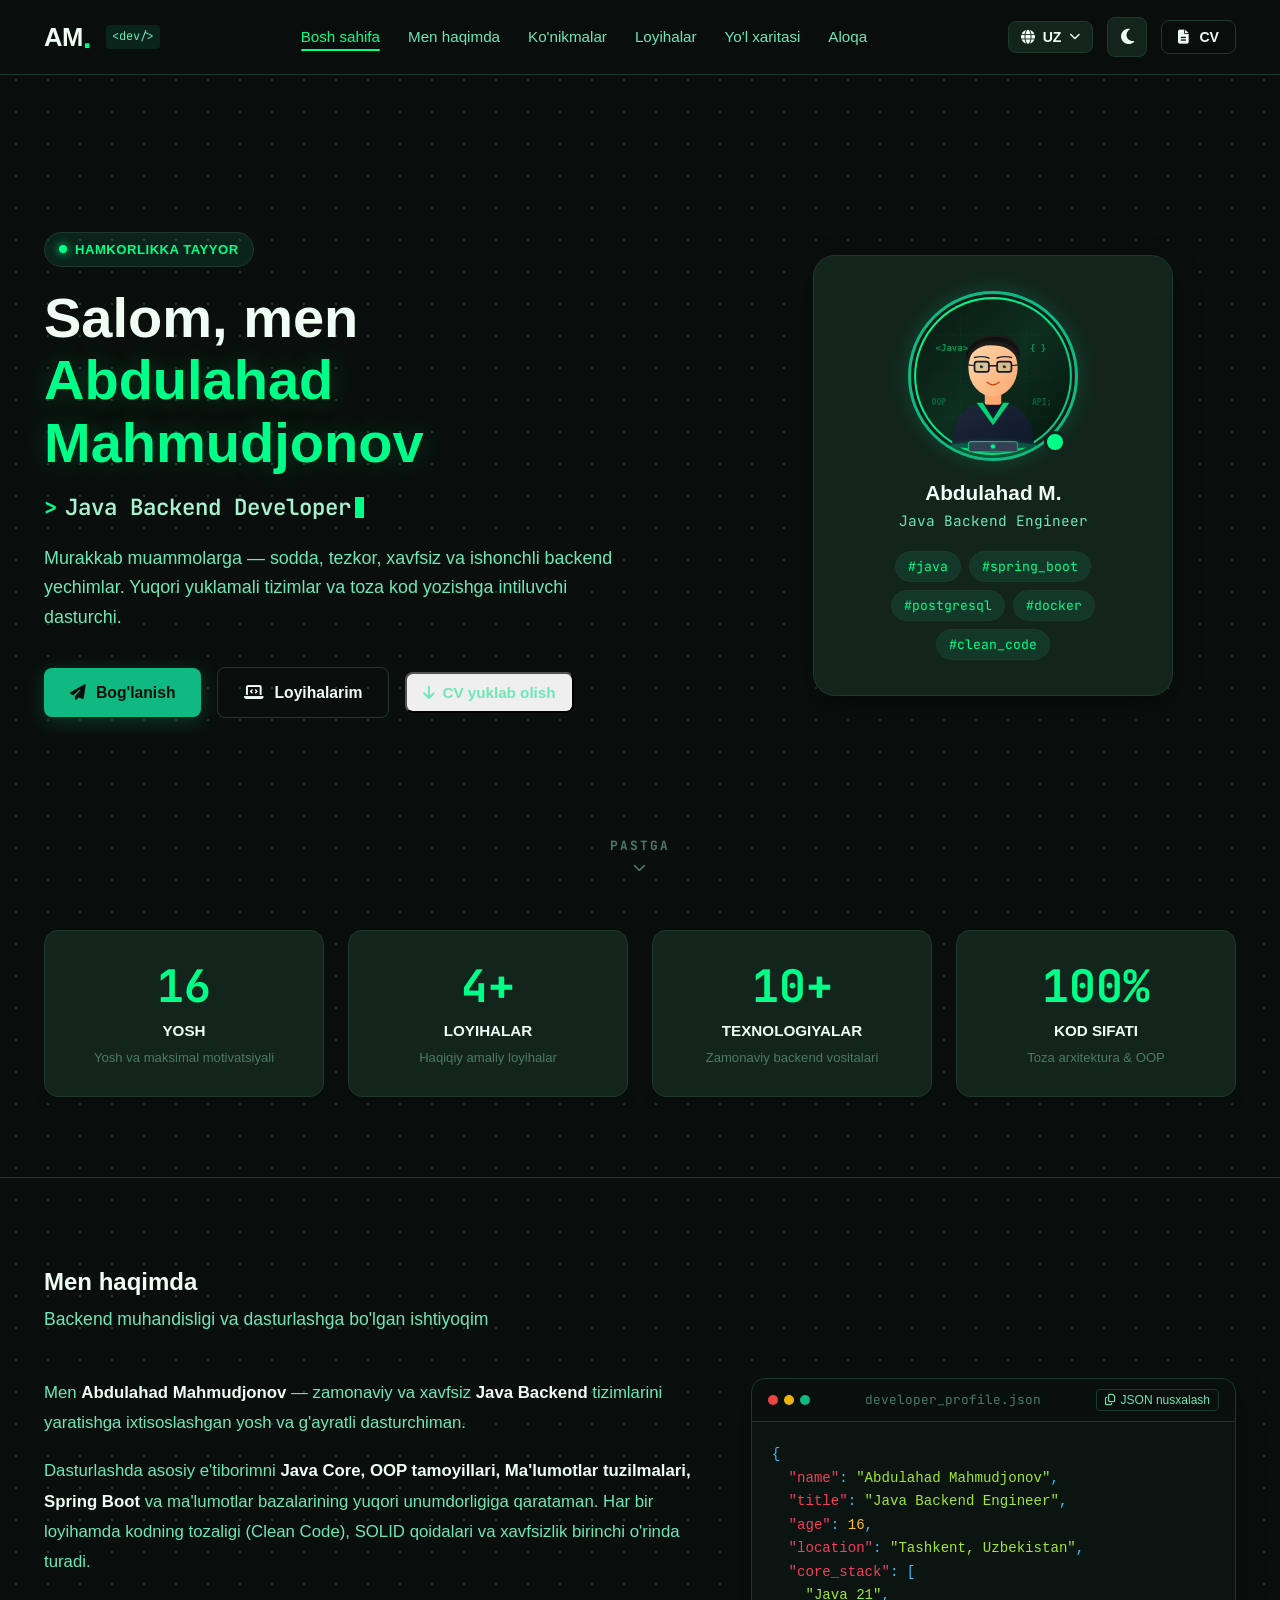
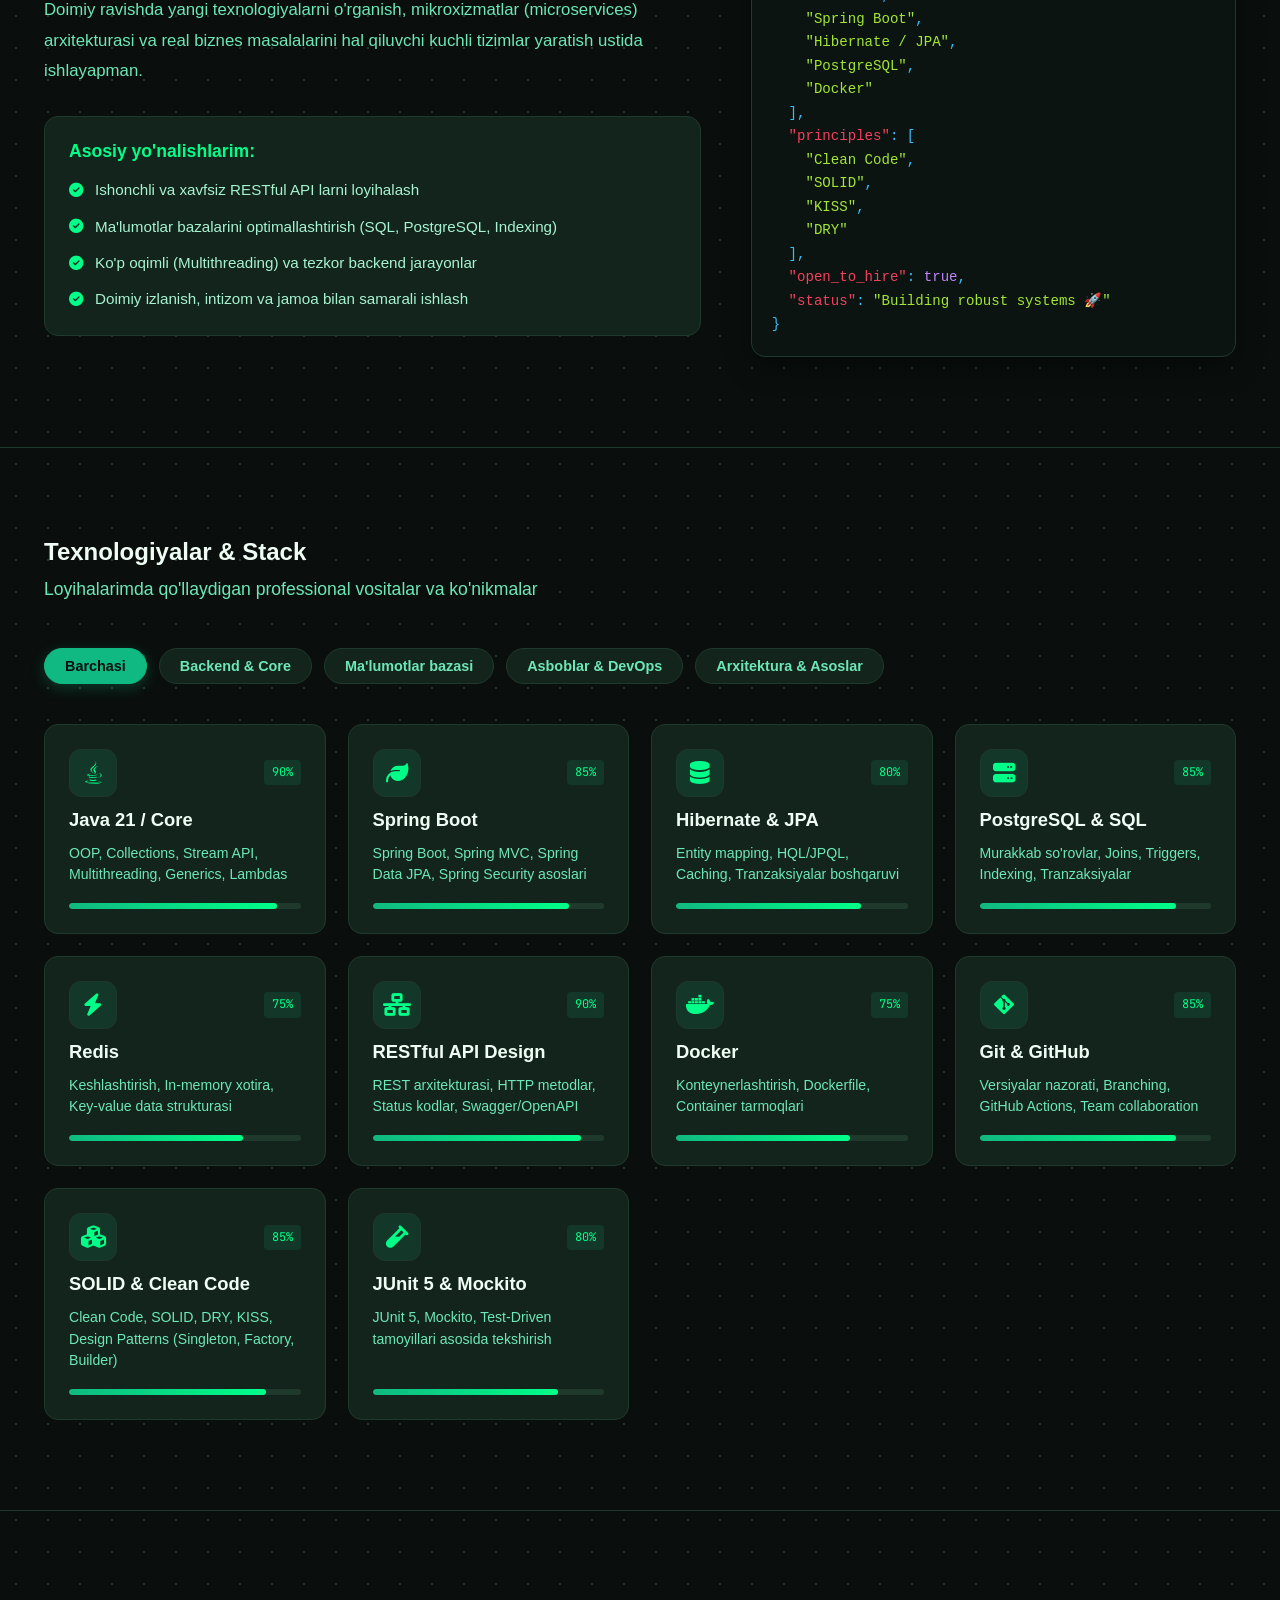
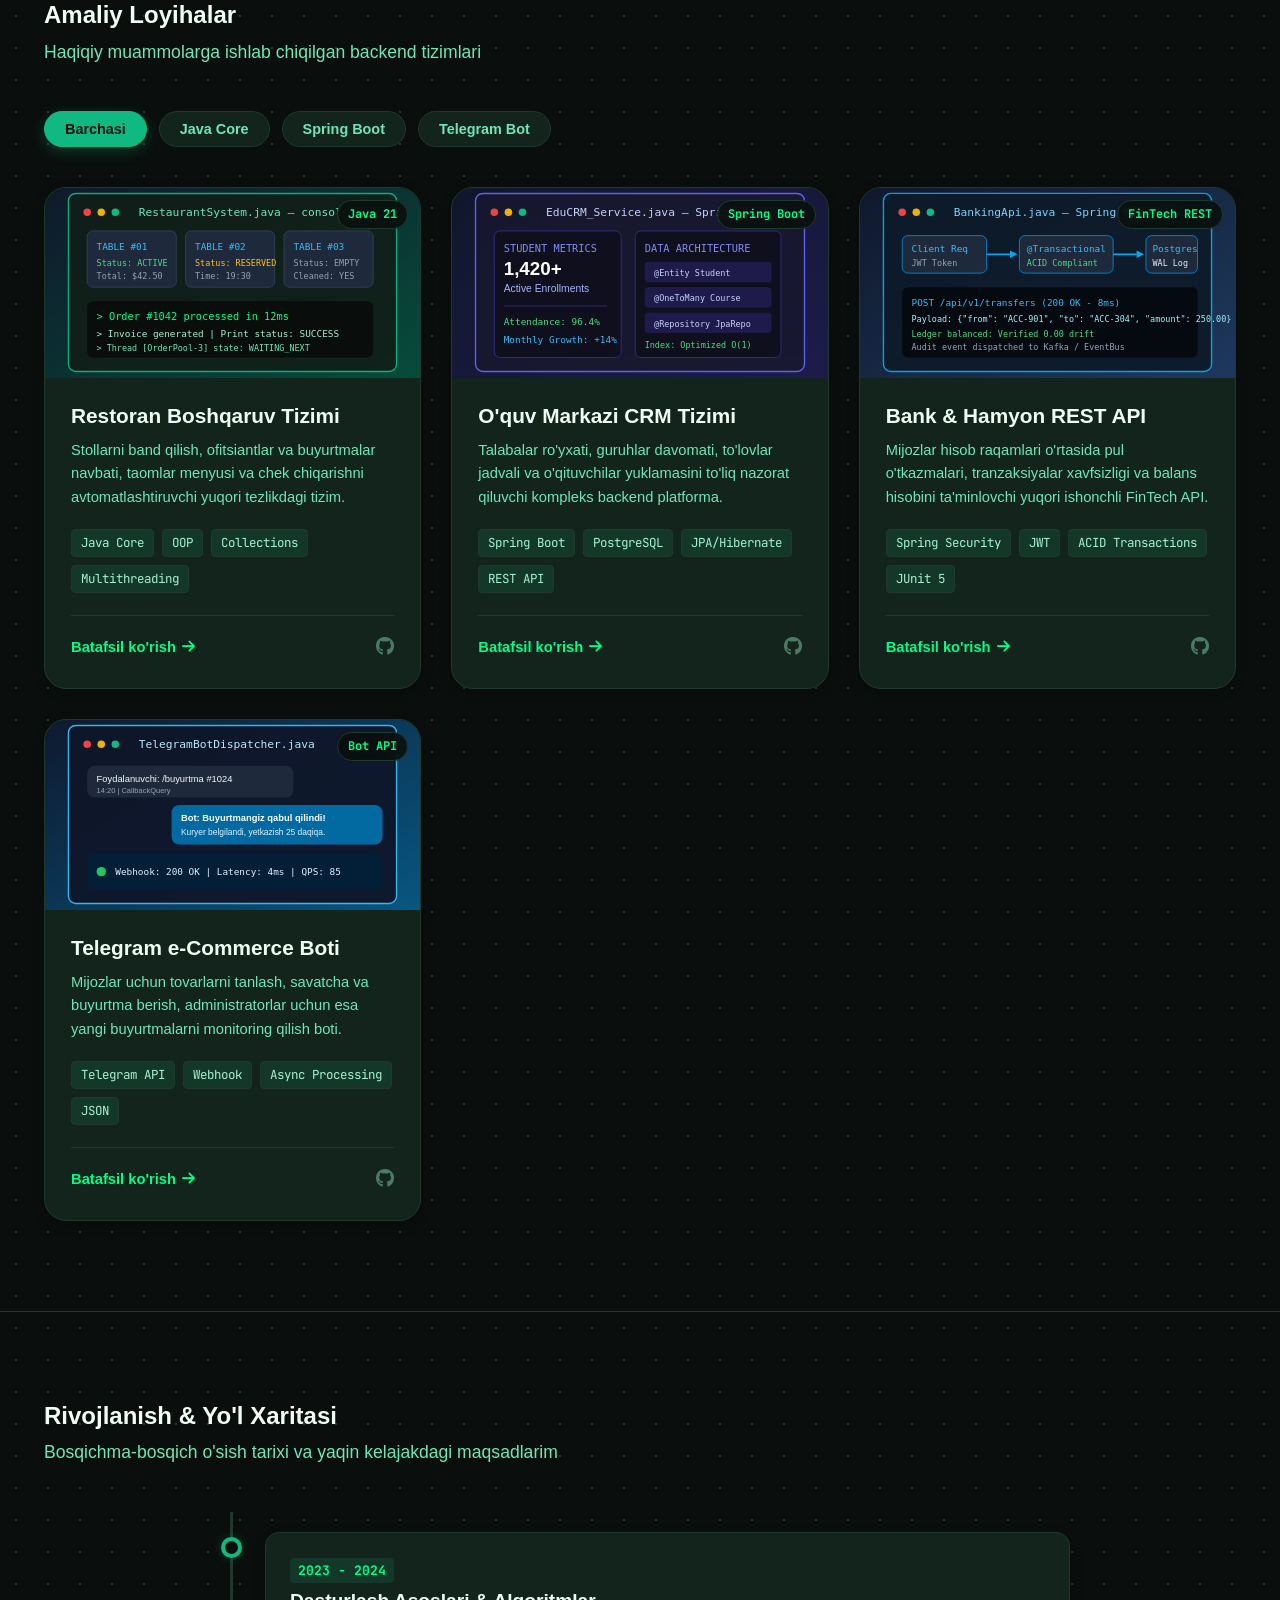
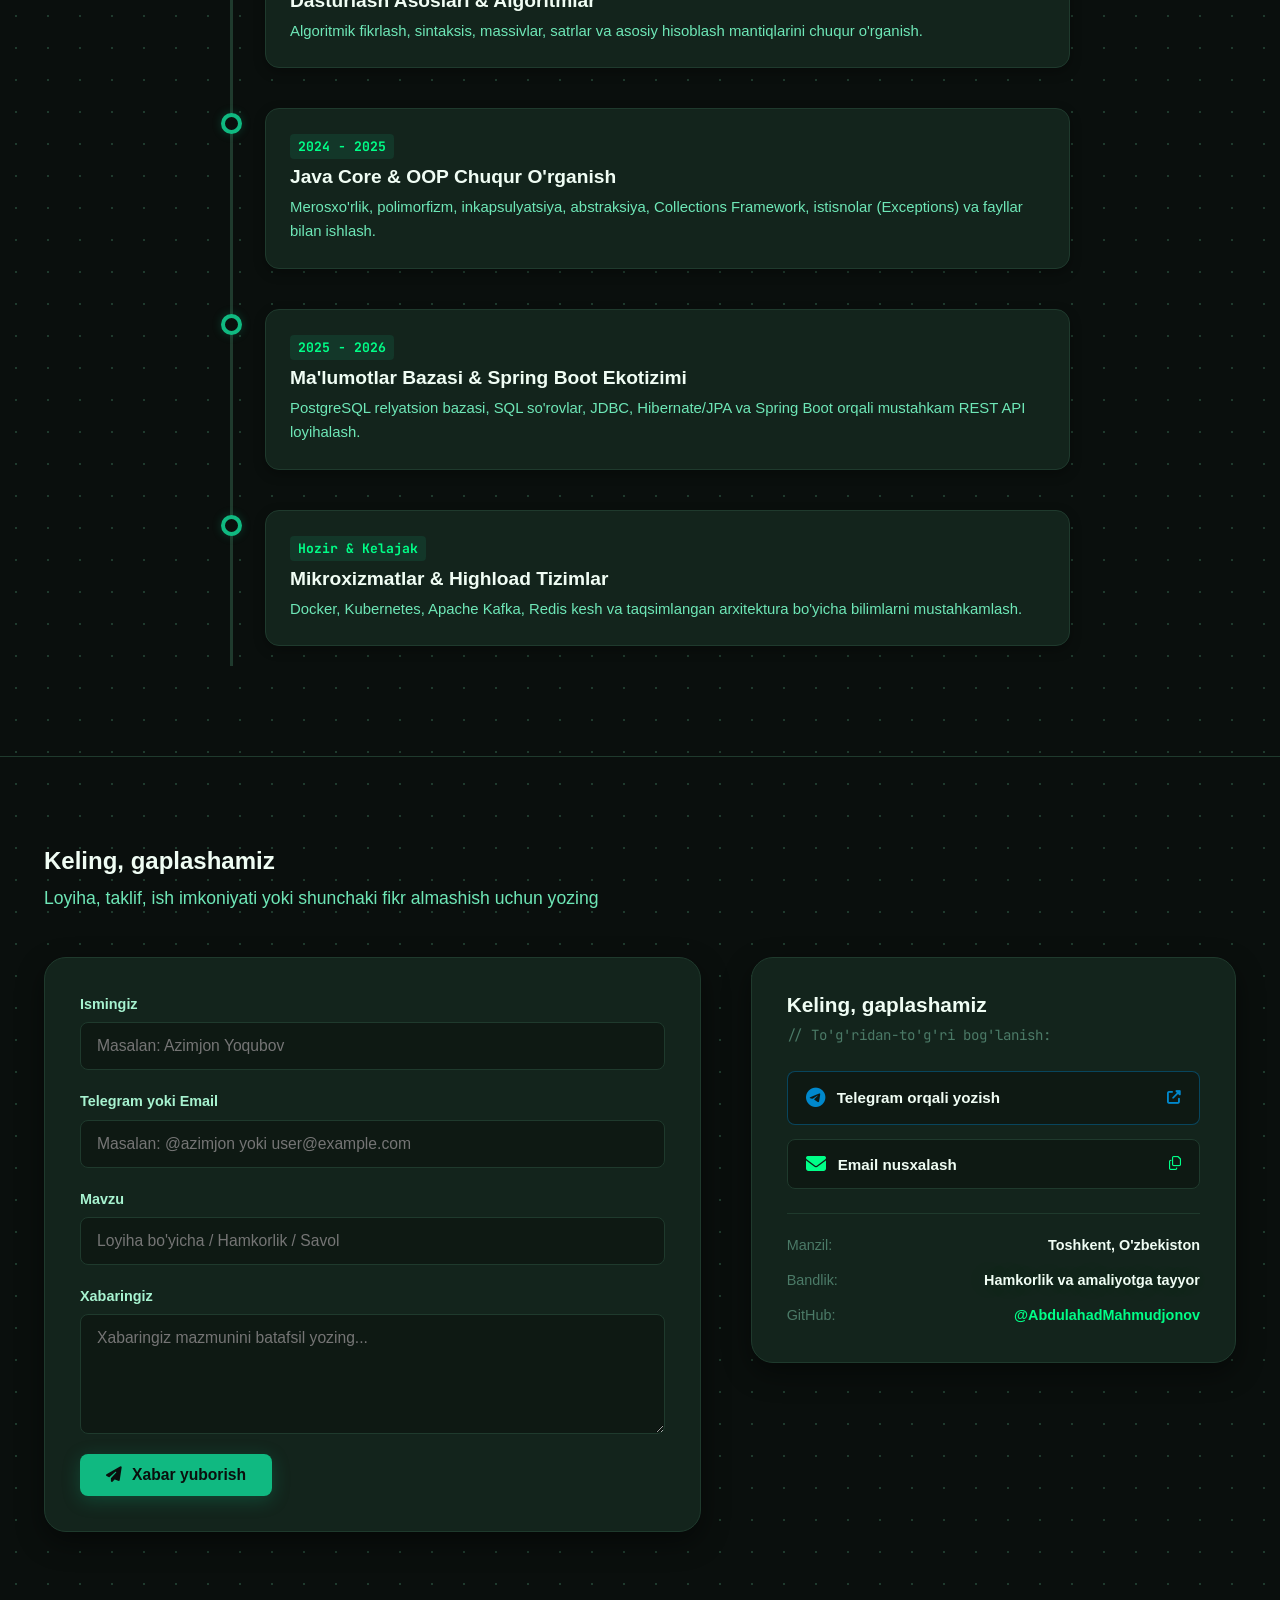
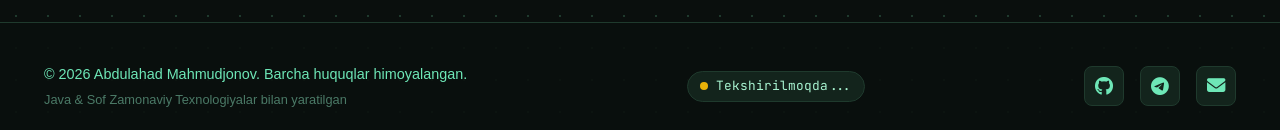
<file: index.html>
<!DOCTYPE html>
<html lang="uz">
<head>
  <meta charset="UTF-8">
  <meta name="viewport" content="width=device-width, initial-scale=1.0, maximum-scale=5.0, viewport-fit=cover">
  <title>Abdulahad Mahmudjonov | Java Backend Developer</title>
  <meta name="description" content="Abdulahad Mahmudjonov — Professional Java Backend Developer. Spring Boot, REST APIs, PostgreSQL, Clean Architecture, and High-Performance Systems.">
  <meta name="keywords" content="Abdulahad Mahmudjonov, Java Developer, Backend Developer, Spring Boot, PostgreSQL, Tashkent, Portfolio">
  <meta name="author" content="Abdulahad Mahmudjonov">
  <meta name="theme-color" content="#0a0f0d">

  <!-- Mobile App Manifest & Web Capabilities -->
  <link rel="manifest" href="site.webmanifest">
  <meta name="mobile-web-app-capable" content="yes">
  <meta name="apple-mobile-web-app-capable" content="yes">
  <meta name="apple-mobile-web-app-status-bar-style" content="black-translucent">
  <meta name="apple-mobile-web-app-title" content="Abdulahad Dev">

  <!-- Favicon -->
  <link rel="icon" type="image/svg+xml" href="img/profile.svg">
  <link rel="icon" type="image/x-icon" href="favicon.ico">

  <!-- Google Fonts & FontAwesome -->
  <link rel="preconnect" href="https://fonts.googleapis.com">
  <link rel="preconnect" href="https://fonts.gstatic.com" crossorigin>
  <link href="https://fonts.googleapis.com/css2?family=JetBrains+Mono:wght@400;500;700&family=Plus+Jakarta+Sans:wght@400;500;600;700;800&display=swap" rel="stylesheet">
  <link rel="stylesheet" href="https://cdnjs.cloudflare.com/ajax/libs/font-awesome/6.4.2/css/all.min.css">

  <!-- Stylesheet -->
  <link rel="stylesheet" href="css/style.css">
</head>
<body class="dark-mode">

  <!-- ============================================================
       TOP NAVIGATION BAR
       ============================================================ -->
  <nav id="navbar">
    <div class="container">
      <div class="nav-left">
        <a href="#hero" class="logo">
          AM<span class="logo-dot">.</span>
        </a>
        <span class="logo-sub">&lt;dev/&gt;</span>
      </div>

      <ul class="nav-links">
        <li><a href="#hero" class="active" data-i18n="nav_home">Bosh sahifa</a></li>
        <li><a href="#about" data-i18n="nav_about">Men haqimda</a></li>
        <li><a href="#skills" data-i18n="nav_skills">Ko'nikmalar</a></li>
        <li><a href="#projects" data-i18n="nav_projects">Loyihalar</a></li>
        <li><a href="#roadmap" data-i18n="nav_roadmap">Yo'l xaritasi</a></li>
        <li><a href="#contact" data-i18n="nav_contact">Aloqa</a></li>
      </ul>

      <div class="nav-actions">
        <!-- Language Selector -->
        <div class="lang-dropdown">
          <button id="lang-btn" class="lang-btn" aria-label="Select Language">
            <i class="fas fa-globe"></i>
            <span id="current-lang-label">UZ</span>
            <i class="fas fa-chevron-down" style="font-size: 0.7rem;"></i>
          </button>
          <div id="lang-menu" class="lang-menu">
            <button class="lang-option active" data-lang="uz">🇺🇿 O'zbekcha</button>
            <button class="lang-option" data-lang="ru">🇷🇺 Русский</button>
            <button class="lang-option" data-lang="en">🇬🇧 English</button>
          </div>
        </div>

        <!-- Theme Toggle (Dark / Light) -->
        <button id="theme-toggle" aria-label="Mavzuni almashtirish" title="Oq / Qora fon">
          <i class="fas fa-moon"></i>
        </button>

        <!-- CV Modal Trigger (Desktop / Tablet) -->
        <button class="btn btn-secondary nav-cv-btn" style="padding: 8px 16px; font-size: 0.88rem;" data-cv-modal>
          <i class="fas fa-file-alt"></i> <span data-i18n="nav_cv">CV</span>
        </button>

        <!-- Mobile Hamburger Toggle -->
        <button id="mobile-nav-toggle" class="mobile-nav-toggle" aria-label="Menyuni ochish">
          <i class="fas fa-bars"></i>
        </button>
      </div>
    </div>
  </nav>

  <!-- Mobile Slide Drawer -->
  <div id="mobile-drawer" class="mobile-drawer" aria-hidden="true">
    <div class="mobile-drawer-header">
      <div class="mobile-drawer-brand">
        <span class="logo">AM<span class="logo-dot">.</span></span>
        <span class="logo-sub">&lt;dev/&gt;</span>
      </div>
      <button id="mobile-drawer-close" class="mobile-drawer-close" aria-label="Menyuni yopish">
        <i class="fas fa-times"></i>
      </button>
    </div>
    <div class="mobile-drawer-nav">
      <a href="#hero" class="mobile-link active"><i class="fas fa-home"></i> <span data-i18n="nav_home">Bosh sahifa</span></a>
      <a href="#about" class="mobile-link"><i class="fas fa-user-circle"></i> <span data-i18n="nav_about">Men haqimda</span></a>
      <a href="#skills" class="mobile-link"><i class="fas fa-code"></i> <span data-i18n="nav_skills">Ko'nikmalar</span></a>
      <a href="#projects" class="mobile-link"><i class="fas fa-cubes"></i> <span data-i18n="nav_projects">Loyihalar</span></a>
      <a href="#roadmap" class="mobile-link"><i class="fas fa-road"></i> <span data-i18n="nav_roadmap">Yo'l xaritasi</span></a>
      <a href="#contact" class="mobile-link"><i class="fas fa-envelope"></i> <span data-i18n="nav_contact">Aloqa</span></a>
    </div>
    <div class="mobile-drawer-footer">
      <button class="btn btn-primary" style="width: 100%;" data-cv-modal>
        <i class="fas fa-file-pdf"></i> <span data-i18n="nav_cv">CV yuklab olish</span>
      </button>
    </div>
  </div>
  <div id="mobile-drawer-backdrop" class="mobile-drawer-backdrop"></div>

  <!-- ============================================================
       HERO SECTION
       ============================================================ -->
  <header id="hero">
    <div class="container hero-content">
      <div class="hero-text">
        <div class="badge">
          <span class="pulse-dot"></span>
          <span data-i18n="hero_badge">HAMKORLIKKA TAYYOR</span>
        </div>
        
        <h1>
          <span data-i18n="hero_greeting">Salom, men</span><br>
          <span class="highlight" data-i18n="hero_name">Abdulahad Mahmudjonov</span>
        </h1>

        <div class="typewriter-container">
          <span class="role-prefix">&gt;</span>
          <span id="role-typing" class="role-typing">Java Backend Developer</span>
          <span class="cursor-blink"></span>
        </div>

        <p class="slogan" data-i18n="hero_slogan">
          Murakkab muammolarga — sodda, tezkor, xavfsiz va ishonchli backend yechimlar. Yuqori yuklamali tizimlar va toza kod yozishga intiluvchi dasturchi.
        </p>

        <div class="hero-btns">
          <a href="#contact" class="btn btn-primary">
            <i class="fas fa-paper-plane"></i> <span data-i18n="hero_btn_contact">Bog'lanish</span>
          </a>
          <a href="#projects" class="btn btn-secondary">
            <i class="fas fa-laptop-code"></i> <span data-i18n="hero_btn_projects">Loyihalarim</span>
          </a>
          <button class="btn-link" data-cv-modal>
            <i class="fas fa-arrow-down"></i> <span data-i18n="hero_btn_cv">CV yuklab olish</span>
          </button>
        </div>
      </div>

      <div class="hero-visual">
        <div class="profile-card">
          <div class="profile-img-container">
            <img src="img/profile.svg" alt="Abdulahad Mahmudjonov" class="profile-img">
            <span class="profile-online-indicator" title="Online & Ready"></span>
          </div>
          <h3 class="profile-name">Abdulahad M.</h3>
          <p class="profile-title">Java Backend Engineer</p>
          <div class="tech-tags">
            <span>#java</span>
            <span>#spring_boot</span>
            <span>#postgresql</span>
            <span>#docker</span>
            <span>#clean_code</span>
          </div>
        </div>
      </div>
    </div>

    <a href="#about" class="scroll-down">
      <span data-i18n="scroll_down">PASTGA</span>
      <i class="fas fa-chevron-down"></i>
    </a>
  </header>

  <!-- ============================================================
       STATS SECTION
       ============================================================ -->
  <section class="stats-section">
    <div class="container">
      <div class="stats-grid">
        <div class="stat-item">
          <h2 data-i18n="stat_age_num">16</h2>
          <div class="stat-title" data-i18n="stat_age_title">YOSH</div>
          <div class="stat-desc" data-i18n="stat_age_desc">Yosh va maksimal motivatsiyali</div>
        </div>
        <div class="stat-item">
          <h2 data-i18n="stat_projects_num">4+</h2>
          <div class="stat-title" data-i18n="stat_projects_title">LOYIHALAR</div>
          <div class="stat-desc" data-i18n="stat_projects_desc">Haqiqiy amaliy loyihalar</div>
        </div>
        <div class="stat-item">
          <h2 data-i18n="stat_tech_num">10+</h2>
          <div class="stat-title" data-i18n="stat_tech_title">TEXNOLOGIYALAR</div>
          <div class="stat-desc" data-i18n="stat_tech_desc">Zamonaviy backend vositalari</div>
        </div>
        <div class="stat-item">
          <h2 data-i18n="stat_motivation_num">100%</h2>
          <div class="stat-title" data-i18n="stat_motivation_title">KOD SIFATI</div>
          <div class="stat-desc" data-i18n="stat_motivation_desc">Toza arxitektura & OOP</div>
        </div>
      </div>
    </div>
  </section>

  <!-- ============================================================
       ABOUT SECTION
       ============================================================ -->
  <section id="about">
    <div class="container">
      <h2 data-i18n="about_title">Men haqimda</h2>
      <p class="section-subtitle" data-i18n="about_subtitle">Backend muhandisligi va dasturlashga bo'lgan ishtiyoqim</p>

      <div class="about-content">
        <div class="about-text">
          <p data-i18n="about_p1">
            Men <strong>Abdulahad Mahmudjonov</strong> — zamonaviy va xavfsiz <strong>Java Backend</strong> tizimlarini yaratishga ixtisoslashgan yosh va g'ayratli dasturchiman.
          </p>
          <p data-i18n="about_p2">
            Dasturlashda asosiy e'tiborimni <strong>Java Core, OOP tamoyillari, Ma'lumotlar tuzilmalari, Spring Boot</strong> va ma'lumotlar bazalarining yuqori unumdorligiga qarataman. Har bir loyihamda kodning tozaligi (Clean Code), SOLID qoidalari va xavfsizlik birinchi o'rinda turadi.
          </p>
          <p data-i18n="about_p3">
            Doimiy ravishda yangi texnologiyalarni o'rganish, mikroxizmatlar (microservices) arxitekturasi va real biznes masalalarini hal qiluvchi kuchli tizimlar yaratish ustida ishlayapman.
          </p>

          <div class="about-highlights">
            <h4 data-i18n="about_highlights_title">Asosiy yo'nalishlarim:</h4>
            <ul>
              <li><i class="fas fa-check-circle"></i> <span data-i18n="about_h1">Ishonchli va xavfsiz RESTful API larni loyihalash</span></li>
              <li><i class="fas fa-check-circle"></i> <span data-i18n="about_h2">Ma'lumotlar bazalarini optimallashtirish (SQL, PostgreSQL, Indexing)</span></li>
              <li><i class="fas fa-check-circle"></i> <span data-i18n="about_h3">Ko'p oqimli (Multithreading) va tezkor backend jarayonlar</span></li>
              <li><i class="fas fa-check-circle"></i> <span data-i18n="about_h4">Doimiy izlanish, intizom va jamoa bilan samarali ishlash</span></li>
            </ul>
          </div>
        </div>

        <div class="about-code">
          <div class="profile-json-card">
            <div class="terminal-header">
              <div class="terminal-dots">
                <span class="terminal-dot dot-red"></span>
                <span class="terminal-dot dot-yellow"></span>
                <span class="terminal-dot dot-green"></span>
              </div>
              <span class="terminal-title">developer_profile.json</span>
              <button id="copy-json-btn" class="btn-copy-json" title="Copy JSON">
                <i class="far fa-copy"></i> <span data-i18n="json_copy_btn">JSON nusxalash</span>
              </button>
            </div>
            <pre class="terminal-body"><code id="profile-json-code">{
  <span class="json-key">"name"</span>: <span class="json-string">"Abdulahad Mahmudjonov"</span>,
  <span class="json-key">"title"</span>: <span class="json-string">"Java Backend Engineer"</span>,
  <span class="json-key">"age"</span>: <span class="json-number">16</span>,
  <span class="json-key">"location"</span>: <span class="json-string">"Tashkent, Uzbekistan"</span>,
  <span class="json-key">"core_stack"</span>: [
    <span class="json-string">"Java 21"</span>,
    <span class="json-string">"Spring Boot"</span>,
    <span class="json-string">"Hibernate / JPA"</span>,
    <span class="json-string">"PostgreSQL"</span>,
    <span class="json-string">"Docker"</span>
  ],
  <span class="json-key">"principles"</span>: [
    <span class="json-string">"Clean Code"</span>,
    <span class="json-string">"SOLID"</span>,
    <span class="json-string">"KISS"</span>,
    <span class="json-string">"DRY"</span>
  ],
  <span class="json-key">"open_to_hire"</span>: <span class="json-boolean">true</span>,
  <span class="json-key">"status"</span>: <span class="json-string">"Building robust systems 🚀"</span>
}</code></pre>
          </div>
        </div>
      </div>
    </div>
  </section>

  <!-- ============================================================
       SKILLS SECTION
       ============================================================ -->
  <section id="skills">
    <div class="container">
      <h2 data-i18n="skills_title">Texnologiyalar & Stack</h2>
      <p class="section-subtitle" data-i18n="skills_subtitle">Loyihalarimda qo'llaydigan professional vositalar va ko'nikmalar</p>

      <div class="filter-tabs">
        <button class="filter-btn skill-filter-btn active" data-filter="all" data-i18n="filter_all">Barchasi</button>
        <button class="filter-btn skill-filter-btn" data-filter="backend" data-i18n="filter_backend">Backend & Core</button>
        <button class="filter-btn skill-filter-btn" data-filter="database" data-i18n="filter_database">Ma'lumotlar bazasi</button>
        <button class="filter-btn skill-filter-btn" data-filter="tools" data-i18n="filter_tools">Asboblar & DevOps</button>
        <button class="filter-btn skill-filter-btn" data-filter="arch" data-i18n="filter_arch">Arxitektura & Asoslar</button>
      </div>

      <div class="skills-grid">
        <!-- Java -->
        <div class="skill-card" data-category="backend">
          <div class="skill-header">
            <div class="skill-icon-wrap"><i class="fab fa-java"></i></div>
            <span class="skill-level-badge">90%</span>
          </div>
          <h3>Java 21 / Core</h3>
          <p data-i18n="skill_java_desc">OOP, Collections, Stream API, Multithreading, Generics, Lambdas</p>
          <div class="skill-bar-wrap"><div class="skill-bar-fill" style="width: 90%;"></div></div>
        </div>

        <!-- Spring Boot -->
        <div class="skill-card" data-category="backend">
          <div class="skill-header">
            <div class="skill-icon-wrap"><i class="fas fa-leaf"></i></div>
            <span class="skill-level-badge">85%</span>
          </div>
          <h3>Spring Boot</h3>
          <p data-i18n="skill_spring_desc">Spring Boot, Spring MVC, Spring Data JPA, Spring Security asoslari</p>
          <div class="skill-bar-wrap"><div class="skill-bar-fill" style="width: 85%;"></div></div>
        </div>

        <!-- Hibernate / JPA -->
        <div class="skill-card" data-category="backend">
          <div class="skill-header">
            <div class="skill-icon-wrap"><i class="fas fa-database"></i></div>
            <span class="skill-level-badge">80%</span>
          </div>
          <h3>Hibernate & JPA</h3>
          <p data-i18n="skill_hibernate_desc">Entity mapping, HQL/JPQL, Caching, Tranzaksiyalar boshqaruvi</p>
          <div class="skill-bar-wrap"><div class="skill-bar-fill" style="width: 80%;"></div></div>
        </div>

        <!-- PostgreSQL -->
        <div class="skill-card" data-category="database">
          <div class="skill-header">
            <div class="skill-icon-wrap"><i class="fas fa-server"></i></div>
            <span class="skill-level-badge">85%</span>
          </div>
          <h3>PostgreSQL & SQL</h3>
          <p data-i18n="skill_postgres_desc">Murakkab so'rovlar, Joins, Triggers, Indexing, Tranzaksiyalar</p>
          <div class="skill-bar-wrap"><div class="skill-bar-fill" style="width: 85%;"></div></div>
        </div>

        <!-- Redis -->
        <div class="skill-card" data-category="database">
          <div class="skill-header">
            <div class="skill-icon-wrap"><i class="fas fa-bolt"></i></div>
            <span class="skill-level-badge">75%</span>
          </div>
          <h3>Redis</h3>
          <p data-i18n="skill_redis_desc">Keshlashtirish, In-memory xotira, Key-value data strukturasi</p>
          <div class="skill-bar-wrap"><div class="skill-bar-fill" style="width: 75%;"></div></div>
        </div>

        <!-- RESTful APIs -->
        <div class="skill-card" data-category="backend">
          <div class="skill-header">
            <div class="skill-icon-wrap"><i class="fas fa-network-wired"></i></div>
            <span class="skill-level-badge">90%</span>
          </div>
          <h3>RESTful API Design</h3>
          <p data-i18n="skill_rest_desc">REST arxitekturasi, HTTP metodlar, Status kodlar, Swagger/OpenAPI</p>
          <div class="skill-bar-wrap"><div class="skill-bar-fill" style="width: 90%;"></div></div>
        </div>

        <!-- Docker -->
        <div class="skill-card" data-category="tools">
          <div class="skill-header">
            <div class="skill-icon-wrap"><i class="fab fa-docker"></i></div>
            <span class="skill-level-badge">75%</span>
          </div>
          <h3>Docker</h3>
          <p data-i18n="skill_docker_desc">Konteynerlashtirish, Dockerfile, Container tarmoqlari</p>
          <div class="skill-bar-wrap"><div class="skill-bar-fill" style="width: 75%;"></div></div>
        </div>

        <!-- Git & GitHub -->
        <div class="skill-card" data-category="tools">
          <div class="skill-header">
            <div class="skill-icon-wrap"><i class="fab fa-git-alt"></i></div>
            <span class="skill-level-badge">85%</span>
          </div>
          <h3>Git & GitHub</h3>
          <p data-i18n="skill_git_desc">Versiyalar nazorati, Branching, GitHub Actions, Team collaboration</p>
          <div class="skill-bar-wrap"><div class="skill-bar-fill" style="width: 85%;"></div></div>
        </div>

        <!-- Clean Code / SOLID -->
        <div class="skill-card" data-category="arch">
          <div class="skill-header">
            <div class="skill-icon-wrap"><i class="fas fa-cubes"></i></div>
            <span class="skill-level-badge">85%</span>
          </div>
          <h3>SOLID & Clean Code</h3>
          <p data-i18n="skill_solid_desc">Clean Code, SOLID, DRY, KISS, Design Patterns (Singleton, Factory, Builder)</p>
          <div class="skill-bar-wrap"><div class="skill-bar-fill" style="width: 85%;"></div></div>
        </div>

        <!-- Unit Testing -->
        <div class="skill-card" data-category="arch">
          <div class="skill-header">
            <div class="skill-icon-wrap"><i class="fas fa-vial"></i></div>
            <span class="skill-level-badge">80%</span>
          </div>
          <h3>JUnit 5 & Mockito</h3>
          <p data-i18n="skill_unit_desc">JUnit 5, Mockito, Test-Driven tamoyillari asosida tekshirish</p>
          <div class="skill-bar-wrap"><div class="skill-bar-fill" style="width: 80%;"></div></div>
        </div>
      </div>
    </div>
  </section>

  <!-- ============================================================
       PROJECTS SECTION
       ============================================================ -->
  <section id="projects">
    <div class="container">
      <h2 data-i18n="projects_title">Amaliy Loyihalar</h2>
      <p class="section-subtitle" data-i18n="projects_subtitle">Haqiqiy muammolarga ishlab chiqilgan backend tizimlari</p>

      <div class="filter-tabs">
        <button class="filter-btn project-filter-btn active" data-filter="all" data-i18n="project_tab_all">Barchasi</button>
        <button class="filter-btn project-filter-btn" data-filter="java" data-i18n="project_tab_java">Java Core</button>
        <button class="filter-btn project-filter-btn" data-filter="spring" data-i18n="project_tab_spring">Spring Boot</button>
        <button class="filter-btn project-filter-btn" data-filter="bot" data-i18n="project_tab_bot">Telegram Bot</button>
      </div>

      <div class="projects-grid">
        <!-- Project 1: Restaurant -->
        <div class="project-card" data-category="java">
          <div class="project-thumb">
            <img src="img/project-restaurant.svg" alt="Restoran Tizimi">
            <span class="project-badge-corner">Java 21</span>
          </div>
          <div class="project-body">
            <h3 data-i18n="project_1_title">Restoran Boshqaruv Tizimi</h3>
            <p data-i18n="project_1_desc">Stollarni band qilish, ofitsiantlar va buyurtmalar navbati, taomlar menyusi va chek chiqarishni avtomatlashtiruvchi yuqori tezlikdagi tizim.</p>
            <div class="card-tags">
              <span>Java Core</span>
              <span>OOP</span>
              <span>Collections</span>
              <span>Multithreading</span>
            </div>
            <div class="project-actions">
              <button class="project-btn-detail" data-project-modal="restaurant">
                <span data-i18n="project_view_btn">Batafsil ko'rish</span> <i class="fas fa-arrow-right"></i>
              </button>
              <a href="https://github.com/AbdulahadMahmudjonov/RestaurantManagement" target="_blank" rel="noopener" class="project-btn-code" title="View Source on GitHub">
                <i class="fab fa-github"></i>
              </a>
            </div>
          </div>
        </div>

        <!-- Project 2: Education CRM -->
        <div class="project-card" data-category="spring">
          <div class="project-thumb">
            <img src="img/project-education.svg" alt="O'quv Markazi CRM">
            <span class="project-badge-corner">Spring Boot</span>
          </div>
          <div class="project-body">
            <h3 data-i18n="project_2_title">O'quv Markazi CRM Tizimi</h3>
            <p data-i18n="project_2_desc">Talabalar ro'yxati, guruhlar davomati, to'lovlar jadvali va o'qituvchilar yuklamasini to'liq nazorat qiluvchi kompleks backend platforma.</p>
            <div class="card-tags">
              <span>Spring Boot</span>
              <span>PostgreSQL</span>
              <span>JPA/Hibernate</span>
              <span>REST API</span>
            </div>
            <div class="project-actions">
              <button class="project-btn-detail" data-project-modal="education">
                <span data-i18n="project_view_btn">Batafsil ko'rish</span> <i class="fas fa-arrow-right"></i>
              </button>
              <a href="https://github.com/AbdulahadMahmudjonov/EduCenterCRM" target="_blank" rel="noopener" class="project-btn-code" title="View Source on GitHub">
                <i class="fab fa-github"></i>
              </a>
            </div>
          </div>
        </div>

        <!-- Project 3: Banking API -->
        <div class="project-card" data-category="spring">
          <div class="project-thumb">
            <img src="img/project-banking.svg" alt="Banking REST API">
            <span class="project-badge-corner">FinTech REST</span>
          </div>
          <div class="project-body">
            <h3 data-i18n="project_3_title">Bank & Hamyon REST API</h3>
            <p data-i18n="project_3_desc">Mijozlar hisob raqamlari o'rtasida pul o'tkazmalari, tranzaksiyalar xavfsizligi va balans hisobini ta'minlovchi yuqori ishonchli FinTech API.</p>
            <div class="card-tags">
              <span>Spring Security</span>
              <span>JWT</span>
              <span>ACID Transactions</span>
              <span>JUnit 5</span>
            </div>
            <div class="project-actions">
              <button class="project-btn-detail" data-project-modal="banking">
                <span data-i18n="project_view_btn">Batafsil ko'rish</span> <i class="fas fa-arrow-right"></i>
              </button>
              <a href="https://github.com/AbdulahadMahmudjonov/BankingWalletAPI" target="_blank" rel="noopener" class="project-btn-code" title="View Source on GitHub">
                <i class="fab fa-github"></i>
              </a>
            </div>
          </div>
        </div>

        <!-- Project 4: Telegram Bot -->
        <div class="project-card" data-category="bot">
          <div class="project-thumb">
            <img src="img/project-bot.svg" alt="Telegram Bot">
            <span class="project-badge-corner">Bot API</span>
          </div>
          <div class="project-body">
            <h3 data-i18n="project_4_title">Telegram e-Commerce Boti</h3>
            <p data-i18n="project_4_desc">Mijozlar uchun tovarlarni tanlash, savatcha va buyurtma berish, administratorlar uchun esa yangi buyurtmalarni monitoring qilish boti.</p>
            <div class="card-tags">
              <span>Telegram API</span>
              <span>Webhook</span>
              <span>Async Processing</span>
              <span>JSON</span>
            </div>
            <div class="project-actions">
              <button class="project-btn-detail" data-project-modal="telegram_bot">
                <span data-i18n="project_view_btn">Batafsil ko'rish</span> <i class="fas fa-arrow-right"></i>
              </button>
              <a href="https://github.com/AbdulahadMahmudjonov/EcommerceTelegramBot" target="_blank" rel="noopener" class="project-btn-code" title="View Source on GitHub">
                <i class="fab fa-github"></i>
              </a>
            </div>
          </div>
        </div>
      </div>
    </div>
  </section>

  <!-- ============================================================
       ROADMAP / EDUCATION SECTION
       ============================================================ -->
  <section id="roadmap">
    <div class="container">
      <h2 data-i18n="roadmap_title">Rivojlanish & Yo'l Xaritasi</h2>
      <p class="section-subtitle" data-i18n="roadmap_subtitle">Bosqichma-bosqich o'sish tarixi va yaqin kelajakdagi maqsadlarim</p>

      <div class="timeline">
        <!-- Step 1 -->
        <div class="timeline-item">
          <div class="timeline-dot"></div>
          <div class="timeline-content">
            <span class="timeline-date" data-i18n="step_1_date">2023 - 2024</span>
            <h3 data-i18n="step_1_title">Dasturlash Asoslari & Algoritmlar</h3>
            <p data-i18n="step_1_desc">Algoritmik fikrlash, sintaksis, massivlar, satrlar va asosiy hisoblash mantiqlarini chuqur o'rganish.</p>
          </div>
        </div>

        <!-- Step 2 -->
        <div class="timeline-item">
          <div class="timeline-dot"></div>
          <div class="timeline-content">
            <span class="timeline-date" data-i18n="step_2_date">2024 - 2025</span>
            <h3 data-i18n="step_2_title">Java Core & OOP Chuqur O'rganish</h3>
            <p data-i18n="step_2_desc">Merosxo'rlik, polimorfizm, inkapsulyatsiya, abstraksiya, Collections Framework, istisnolar (Exceptions) va fayllar bilan ishlash.</p>
          </div>
        </div>

        <!-- Step 3 -->
        <div class="timeline-item">
          <div class="timeline-dot"></div>
          <div class="timeline-content">
            <span class="timeline-date" data-i18n="step_3_date">2025 - 2026</span>
            <h3 data-i18n="step_3_title">Ma'lumotlar Bazasi & Spring Boot Ekotizimi</h3>
            <p data-i18n="step_3_desc">PostgreSQL relyatsion bazasi, SQL so'rovlar, JDBC, Hibernate/JPA va Spring Boot orqali mustahkam REST API loyihalash.</p>
          </div>
        </div>

        <!-- Step 4 -->
        <div class="timeline-item">
          <div class="timeline-dot"></div>
          <div class="timeline-content">
            <span class="timeline-date" data-i18n="step_4_date">Hozir & Kelajak</span>
            <h3 data-i18n="step_4_title">Mikroxizmatlar & Highload Tizimlar</h3>
            <p data-i18n="step_4_desc">Docker, Kubernetes, Apache Kafka, Redis kesh va taqsimlangan arxitektura bo'yicha bilimlarni mustahkamlash.</p>
          </div>
        </div>
      </div>
    </div>
  </section>

  <!-- ============================================================
       CONTACT SECTION
       ============================================================ -->
  <section id="contact">
    <div class="container">
      <h2 data-i18n="contact_title">Keling, gaplashamiz</h2>
      <p class="section-subtitle" data-i18n="contact_subtitle">Loyiha, taklif, ish imkoniyati yoki shunchaki fikr almashish uchun yozing</p>

      <div class="contact-layout">
        <!-- Contact Form -->
        <form id="contact-form" class="contact-form">
          <div class="form-group">
            <label for="form-name" data-i18n="contact_form_name">Ismingiz</label>
            <input type="text" id="form-name" data-i18n-ph="contact_form_name_ph" placeholder="Masalan: Azimjon Yoqubov" required>
          </div>

          <div class="form-group">
            <label for="form-contact" data-i18n="contact_form_contact">Telegram yoki Email</label>
            <input type="text" id="form-contact" data-i18n-ph="contact_form_contact_ph" placeholder="Masalan: @azimjon yoki user@example.com" required>
          </div>

          <div class="form-group">
            <label for="form-subject" data-i18n="contact_form_subject">Mavzu</label>
            <input type="text" id="form-subject" data-i18n-ph="contact_form_subject_ph" placeholder="Loyiha bo'yicha / Hamkorlik / Savol">
          </div>

          <div class="form-group">
            <label for="form-message" data-i18n="contact_form_message">Xabaringiz</label>
            <textarea id="form-message" rows="5" data-i18n-ph="contact_form_message_ph" placeholder="Xabaringiz mazmunini batafsil yozing..." required></textarea>
          </div>

          <button type="submit" class="btn btn-primary">
            <i class="fas fa-paper-plane"></i> <span data-i18n="contact_btn_send">Xabar yuborish</span>
          </button>
        </form>

        <!-- Direct Contact Info Card -->
        <div class="contact-info-card">
          <div class="contact-info-header">
            <h3 data-i18n="contact_title">Bog'lanish</h3>
            <p data-i18n="contact_alt_title">// To'g'ridan-to'g'ri bog'lanish:</p>
          </div>

          <div class="direct-channels">
            <a href="https://t.me/Abdulahad_Mahmudjonov" target="_blank" rel="noopener" class="channel-btn channel-tg">
              <div class="channel-btn-left">
                <i class="fab fa-telegram-plane"></i>
                <span data-i18n="contact_tg_btn">Telegram orqali yozish</span>
              </div>
              <i class="fas fa-external-link-alt" style="font-size: 0.85rem;"></i>
            </a>

            <button id="copy-email-btn" class="channel-btn channel-email">
              <div class="channel-btn-left">
                <i class="fas fa-envelope"></i>
                <span data-i18n="contact_email_btn">Email nusxalash</span>
              </div>
              <i class="far fa-copy" style="font-size: 0.85rem;"></i>
            </button>
          </div>

          <div class="contact-meta-list">
            <div class="meta-row">
              <span class="meta-lbl" data-i18n="contact_location_lbl">Manzil:</span>
              <span class="meta-val" data-i18n="contact_location_val">Toshkent, O'zbekiston</span>
            </div>
            <div class="meta-row">
              <span class="meta-lbl" data-i18n="contact_status_lbl">Bandlik:</span>
              <span class="meta-val highlight" data-i18n="contact_status_val">Hamkorlik va amaliyotga tayyor</span>
            </div>
            <div class="meta-row">
              <span class="meta-lbl">GitHub:</span>
              <a href="https://github.com/AbdulahadMahmudjonov" target="_blank" rel="noopener" class="meta-val" style="color: var(--accent); text-decoration: none;">@AbdulahadMahmudjonov</a>
            </div>
          </div>
        </div>
      </div>
    </div>
  </section>

  <!-- ============================================================
       FOOTER
       ============================================================ -->
  <footer>
    <div class="container">
      <div class="footer-left">
        <p>&copy; 2026 Abdulahad Mahmudjonov. <span data-i18n="footer_rights">Barcha huquqlar himoyalangan.</span></p>
        <p style="font-size: 0.8rem; color: var(--text-dim);" data-i18n="footer_built_with">Java & Sof Zamonaviy Texnologiyalar bilan yaratilgan</p>
      </div>

      <div id="backend-status-pill" class="server-status-pill" title="Server Status">
        <span id="status-indicator" class="status-indicator"></span>
        <span id="status-text" data-i18n="footer_status_checking">Tekshirilmoqda...</span>
      </div>

      <div class="social-links">
        <a href="https://github.com/AbdulahadMahmudjonov" target="_blank" rel="noopener" aria-label="GitHub"><i class="fab fa-github"></i></a>
        <a href="https://t.me/Abdulahad_Mahmudjonov" target="_blank" rel="noopener" aria-label="Telegram"><i class="fab fa-telegram-plane"></i></a>
        <a href="mailto:mahmudjonov.dev@gmail.com" aria-label="Email"><i class="fas fa-envelope"></i></a>
      </div>
    </div>
  </footer>

  <!-- ============================================================
       MODAL POPUP (PROJECT DETAILS & CV)
       ============================================================ -->
  <div id="modal-overlay" class="modal-overlay">
    <div class="modal-card">
      <button id="modal-close-btn" class="modal-close-btn" aria-label="Close modal">
        <i class="fas fa-times"></i>
      </button>
      <div id="modal-body"></div>
    </div>
  </div>

  <!-- ============================================================
       TOAST CONTAINER & SCROLL-TO-TOP
       ============================================================ -->
  <div id="toast-container" class="toast-container"></div>
  <button id="scroll-to-top" id="scroll-to-top" aria-label="Yuqoriga qaytish">
    <i class="fas fa-arrow-up"></i>
  </button>

  <!-- JavaScript Scripts -->
  <script src="js/translations.js"></script>
  <script src="js/script.js"></script>
</body>
</html>
</file>
<file: css/style.css>
/* ============================================================
   ABDULAHAD MAHMUDJONOV - PROFESSIONAL PORTFOLIO STYLESHEET
   Supports: Dark Mode, Light Mode, Full Responsiveness, Smooth Transitions
   ============================================================ */

:root {
  /* Common variables */
  --font-main: -apple-system, BlinkMacSystemFont, 'Segoe UI', Roboto, Helvetica, Arial, sans-serif;
  --font-mono: 'JetBrains Mono', 'Fira Code', 'Courier New', monospace;
  --transition-fast: 0.2s cubic-bezier(0.4, 0, 0.2, 1);
  --transition-normal: 0.35s cubic-bezier(0.4, 0, 0.2, 1);
  --transition-slow: 0.5s cubic-bezier(0.4, 0, 0.2, 1);
  --radius-sm: 8px;
  --radius-md: 14px;
  --radius-lg: 22px;
  --radius-full: 9999px;

  /* Dark Theme (Default) */
  --bg-primary: #0a0f0d;
  --bg-secondary: #111e18;
  --bg-card: #13241c;
  --bg-card-hover: #182e24;
  --bg-input: #0e1913;
  --bg-nav: rgba(10, 15, 13, 0.88);
  --bg-code: #0b1410;
  --border-color: #1f3a2d;
  --border-focus: #10b981;
  
  --text-primary: #f0fdf4;
  --text-secondary: #a7f3d0;
  --text-muted: #6ee7b7;
  --text-dim: #4b7a67;
  
  --primary: #10b981;
  --primary-hover: #059669;
  --accent: #00ff88;
  --accent-glow: rgba(0, 255, 136, 0.25);
  --primary-glow: rgba(16, 185, 129, 0.25);
  --badge-bg: rgba(16, 185, 129, 0.12);

  --shadow-sm: 0 4px 12px rgba(0, 0, 0, 0.3);
  --shadow-md: 0 10px 28px rgba(0, 0, 0, 0.45);
  --shadow-lg: 0 20px 45px rgba(0, 0, 0, 0.6);
  --shadow-glow: 0 0 25px rgba(0, 255, 136, 0.18);

  --grid-pattern: radial-gradient(#1f3a2d 1.2px, transparent 1.2px);
  --scrollbar-thumb: #1f3a2d;
  --scrollbar-track: #0a0f0d;
}

/* Light Theme Variables */
body.light-mode {
  --bg-primary: #f8fafc;
  --bg-secondary: #ffffff;
  --bg-card: #ffffff;
  --bg-card-hover: #f1f5f9;
  --bg-input: #f8fafc;
  --bg-nav: rgba(255, 255, 255, 0.92);
  --bg-code: #0f172a;
  --border-color: #e2e8f0;
  --border-focus: #059669;
  
  --text-primary: #0f172a;
  --text-secondary: #334155;
  --text-muted: #475569;
  --text-dim: #94a3b8;
  
  --primary: #059669;
  --primary-hover: #047857;
  --accent: #10b981;
  --accent-glow: rgba(5, 150, 105, 0.15);
  --primary-glow: rgba(5, 150, 105, 0.2);
  --badge-bg: rgba(5, 150, 105, 0.1);

  --shadow-sm: 0 2px 8px rgba(15, 23, 42, 0.05);
  --shadow-md: 0 8px 24px rgba(15, 23, 42, 0.08);
  --shadow-lg: 0 16px 36px rgba(15, 23, 42, 0.12);
  --shadow-glow: 0 0 20px rgba(5, 150, 105, 0.15);

  --grid-pattern: radial-gradient(#cbd5e1 1.2px, transparent 1.2px);
  --scrollbar-thumb: #cbd5e1;
  --scrollbar-track: #f8fafc;
}

/* Base & Reset */
* {
  margin: 0;
  padding: 0;
  box-sizing: border-box;
}

html {
  scroll-behavior: smooth;
  font-size: 16px;
}

body {
  font-family: var(--font-main);
  background-color: var(--bg-primary);
  color: var(--text-primary);
  background-image: var(--grid-pattern);
  background-size: 32px 32px;
  line-height: 1.6;
  min-height: 100vh;
  overflow-x: hidden;
  transition: background-color var(--transition-normal), color var(--transition-normal);
}

/* Custom Scrollbar */
::-webkit-scrollbar {
  width: 9px;
}
::-webkit-scrollbar-track {
  background: var(--scrollbar-track);
}
::-webkit-scrollbar-thumb {
  background: var(--scrollbar-thumb);
  border-radius: 6px;
}
::-webkit-scrollbar-thumb:hover {
  background: var(--primary);
}

/* Layout Container */
.container {
  max-width: 1240px;
  margin: 0 auto;
  padding: 0 24px;
}

/* Typography Helpers */
h1, h2, h3, h4 {
  color: var(--text-primary);
  font-weight: 700;
  line-height: 1.2;
}

.highlight {
  color: var(--accent);
  text-shadow: var(--shadow-glow);
}

.section-subtitle {
  color: var(--text-muted);
  font-size: 1.1rem;
  margin-top: 8px;
  margin-bottom: 45px;
}

/* Buttons */
.btn {
  display: inline-flex;
  align-items: center;
  justify-content: center;
  gap: 10px;
  padding: 12px 26px;
  font-size: 0.98rem;
  font-weight: 600;
  border-radius: var(--radius-sm);
  text-decoration: none;
  cursor: pointer;
  transition: all var(--transition-normal);
  border: none;
  font-family: inherit;
}

.btn-primary {
  background-color: var(--primary);
  color: #ffffff;
  box-shadow: 0 4px 18px var(--primary-glow);
}

body.dark-mode .btn-primary {
  color: #0a0f0d;
}

.btn-primary:hover {
  background-color: var(--accent);
  box-shadow: 0 6px 24px var(--accent-glow);
  transform: translateY(-2px);
}

.btn-secondary {
  background-color: transparent;
  color: var(--text-primary);
  border: 1.5px solid var(--border-color);
}

.btn-secondary:hover {
  background-color: var(--bg-card-hover);
  border-color: var(--primary);
  color: var(--accent);
  transform: translateY(-2px);
}

.btn-link {
  display: inline-flex;
  align-items: center;
  gap: 8px;
  color: var(--text-muted);
  text-decoration: none;
  font-weight: 600;
  font-size: 0.95rem;
  padding: 10px 16px;
  border-radius: var(--radius-sm);
  transition: all var(--transition-fast);
}

.btn-link:hover {
  color: var(--accent);
  background: var(--badge-bg);
}

/* Badge */
.badge {
  display: inline-flex;
  align-items: center;
  gap: 8px;
  padding: 6px 14px;
  border-radius: var(--radius-full);
  background: var(--badge-bg);
  color: var(--accent);
  border: 1px solid var(--border-color);
  font-size: 0.82rem;
  font-weight: 700;
  letter-spacing: 0.5px;
  margin-bottom: 20px;
}

.pulse-dot {
  width: 8px;
  height: 8px;
  background-color: var(--accent);
  border-radius: 50%;
  box-shadow: 0 0 10px var(--accent);
  animation: pulse 1.8s infinite;
}

@keyframes pulse {
  0% { transform: scale(0.95); box-shadow: 0 0 0 0 rgba(0, 255, 136, 0.7); }
  70% { transform: scale(1.15); box-shadow: 0 0 0 8px rgba(0, 255, 136, 0); }
  100% { transform: scale(0.95); box-shadow: 0 0 0 0 rgba(0, 255, 136, 0); }
}

/* ============================================================
   NAVIGATION BAR
   ============================================================ */
nav {
  position: fixed;
  top: 0;
  left: 0;
  width: 100%;
  height: 75px;
  background: var(--bg-nav);
  backdrop-filter: blur(14px);
  -webkit-backdrop-filter: blur(14px);
  z-index: 1000;
  border-bottom: 1px solid var(--border-color);
  display: flex;
  align-items: center;
  transition: background var(--transition-normal), border-color var(--transition-normal);
}

nav .container {
  display: flex;
  justify-content: space-between;
  align-items: center;
  width: 100%;
}

.nav-left {
  display: flex;
  align-items: center;
  gap: 15px;
}

.logo {
  font-size: 1.6rem;
  font-weight: 900;
  letter-spacing: -0.5px;
  text-decoration: none;
  color: var(--text-primary);
  display: flex;
  align-items: center;
}

.logo-dot {
  color: var(--accent);
  font-size: 2rem;
  line-height: 0.5;
}

.logo-sub {
  font-size: 0.75rem;
  color: var(--text-muted);
  font-family: var(--font-mono);
  background: var(--badge-bg);
  padding: 2px 6px;
  border-radius: 4px;
}

.nav-links {
  list-style: none;
  display: flex;
  align-items: center;
  gap: 28px;
}

.nav-links a {
  text-decoration: none;
  color: var(--text-muted);
  font-size: 0.95rem;
  font-weight: 500;
  transition: color var(--transition-fast);
  position: relative;
  padding: 6px 0;
}

.nav-links a:hover,
.nav-links a.active {
  color: var(--accent);
}

.nav-links a.active::after {
  content: '';
  position: absolute;
  bottom: 0;
  left: 0;
  width: 100%;
  height: 2px;
  background: var(--accent);
  border-radius: 2px;
}

/* Nav Actions (Theme, Language, CV, Mobile Hamburger) */
.nav-actions {
  display: flex;
  align-items: center;
  gap: 14px;
}

/* Language Selector Dropdown */
.lang-dropdown {
  position: relative;
}

.lang-btn {
  background: var(--bg-card);
  border: 1px solid var(--border-color);
  color: var(--text-primary);
  font-weight: 600;
  font-size: 0.88rem;
  padding: 7px 12px;
  border-radius: var(--radius-sm);
  cursor: pointer;
  display: flex;
  align-items: center;
  gap: 8px;
  transition: all var(--transition-fast);
}

.lang-btn:hover {
  border-color: var(--primary);
  color: var(--accent);
}

.lang-menu {
  position: absolute;
  top: calc(100% + 8px);
  right: 0;
  background: var(--bg-card);
  border: 1px solid var(--border-color);
  border-radius: var(--radius-sm);
  box-shadow: var(--shadow-md);
  padding: 6px;
  display: none;
  flex-direction: column;
  min-width: 130px;
  z-index: 1001;
}

.lang-menu.open {
  display: flex;
  animation: fadeIn 0.2s ease-out;
}

.lang-option {
  background: none;
  border: none;
  color: var(--text-primary);
  padding: 8px 12px;
  text-align: left;
  border-radius: 6px;
  cursor: pointer;
  display: flex;
  align-items: center;
  gap: 8px;
  font-size: 0.88rem;
  font-weight: 500;
  transition: background var(--transition-fast);
}

.lang-option:hover {
  background: var(--bg-card-hover);
  color: var(--accent);
}

.lang-option.active {
  background: var(--badge-bg);
  color: var(--accent);
  font-weight: 700;
}

/* Theme Toggle Button */
#theme-toggle {
  background: var(--bg-card);
  border: 1px solid var(--border-color);
  color: var(--text-primary);
  width: 40px;
  height: 40px;
  border-radius: var(--radius-sm);
  display: flex;
  align-items: center;
  justify-content: center;
  cursor: pointer;
  font-size: 1.1rem;
  transition: all var(--transition-fast);
}

#theme-toggle:hover {
  border-color: var(--accent);
  color: var(--accent);
  transform: rotate(15deg);
}

/* Mobile Hamburger Toggle */
.mobile-nav-toggle {
  display: none;
  background: var(--bg-card);
  border: 1px solid var(--border-color);
  color: var(--text-primary);
  width: 40px;
  height: 40px;
  border-radius: var(--radius-sm);
  align-items: center;
  justify-content: center;
  font-size: 1.15rem;
  cursor: pointer;
  transition: all var(--transition-fast);
}

.mobile-nav-toggle:hover {
  border-color: var(--accent);
  color: var(--accent);
}

/* Mobile Nav Drawer (Slide from Right) */
.mobile-drawer {
  position: fixed;
  top: 0;
  right: -100%;
  width: 82%;
  max-width: 320px;
  height: 100vh;
  height: 100dvh;
  background: var(--bg-card);
  border-left: 1px solid var(--border-color);
  padding: 24px 20px;
  display: flex;
  flex-direction: column;
  justify-content: space-between;
  z-index: 1050;
  box-shadow: var(--shadow-lg);
  transition: right 0.35s cubic-bezier(0.4, 0, 0.2, 1);
  overflow-y: auto;
}

.mobile-drawer.open {
  right: 0;
}

.mobile-drawer-header {
  display: flex;
  align-items: center;
  justify-content: space-between;
  padding-bottom: 16px;
  border-bottom: 1px solid var(--border-color);
  margin-bottom: 16px;
}

.mobile-drawer-brand {
  display: flex;
  align-items: center;
  gap: 10px;
}

.mobile-drawer-close {
  background: var(--bg-input);
  border: 1px solid var(--border-color);
  color: var(--text-primary);
  width: 36px;
  height: 36px;
  border-radius: 50%;
  display: flex;
  align-items: center;
  justify-content: center;
  cursor: pointer;
  font-size: 1rem;
  transition: all var(--transition-fast);
}

.mobile-drawer-close:hover {
  background: var(--accent);
  color: #0a0f0d;
}

.mobile-drawer-nav {
  display: flex;
  flex-direction: column;
  gap: 6px;
  flex-grow: 1;
}

.mobile-link {
  text-decoration: none;
  color: var(--text-muted);
  font-size: 1rem;
  font-weight: 600;
  padding: 12px 14px;
  border-radius: var(--radius-sm);
  display: flex;
  align-items: center;
  gap: 12px;
  transition: all var(--transition-fast);
}

.mobile-link i {
  font-size: 1.1rem;
  width: 22px;
  color: var(--text-dim);
  transition: color var(--transition-fast);
}

.mobile-link:hover,
.mobile-link.active {
  background: var(--badge-bg);
  color: var(--accent);
}

.mobile-link:hover i,
.mobile-link.active i {
  color: var(--accent);
}

.mobile-drawer-footer {
  padding-top: 16px;
  border-top: 1px solid var(--border-color);
  margin-top: 16px;
}

/* Mobile Drawer Backdrop */
.mobile-drawer-backdrop {
  position: fixed;
  inset: 0;
  background: rgba(0, 0, 0, 0.65);
  backdrop-filter: blur(4px);
  -webkit-backdrop-filter: blur(4px);
  z-index: 1040;
  opacity: 0;
  visibility: hidden;
  transition: opacity 0.3s ease, visibility 0.3s ease;
}

.mobile-drawer-backdrop.open {
  opacity: 1;
  visibility: visible;
}

/* CV Modal Grid */
.cv-modal-grid {
  display: grid;
  grid-template-columns: 1fr 1fr;
  gap: 20px;
  margin-bottom: 25px;
}

@keyframes fadeIn {
  from { opacity: 0; transform: scale(0.95); }
  to { opacity: 1; transform: scale(1); }
}

/* ============================================================
   HERO SECTION
   ============================================================ */
#hero {
  min-height: 100vh;
  display: flex;
  align-items: center;
  position: relative;
  padding-top: 110px;
  padding-bottom: 60px;
}

.hero-content {
  display: grid;
  grid-template-columns: 1.15fr 0.85fr;
  align-items: center;
  gap: 50px;
}

.hero-text h1 {
  font-size: 3.5rem;
  line-height: 1.12;
  margin-bottom: 15px;
}

.typewriter-container {
  display: flex;
  align-items: center;
  margin-bottom: 18px;
}

.role-prefix {
  font-family: var(--font-mono);
  font-size: 1.4rem;
  color: var(--accent);
  margin-right: 8px;
  font-weight: 700;
}

.role-typing {
  font-family: var(--font-mono);
  font-size: 1.4rem;
  color: var(--text-secondary);
  font-weight: 600;
  min-height: 1.4em;
}

.cursor-blink {
  display: inline-block;
  width: 9px;
  height: 1.3rem;
  background-color: var(--accent);
  margin-left: 4px;
  animation: blink 0.9s infinite;
}

@keyframes blink {
  0%, 49% { opacity: 1; }
  50%, 100% { opacity: 0; }
}

.slogan {
  font-size: 1.12rem;
  color: var(--text-muted);
  max-width: 580px;
  margin-bottom: 35px;
  line-height: 1.65;
}

.hero-btns {
  display: flex;
  align-items: center;
  gap: 16px;
  flex-wrap: wrap;
}

/* Hero Visual / Developer Card */
.hero-visual {
  display: flex;
  justify-content: center;
  align-items: center;
}

.profile-card {
  background-color: var(--bg-card);
  border: 1px solid var(--border-color);
  padding: 35px 30px;
  border-radius: var(--radius-lg);
  text-align: center;
  box-shadow: var(--shadow-md);
  transition: transform var(--transition-normal), border-color var(--transition-normal), box-shadow var(--transition-normal);
  position: relative;
  width: 100%;
  max-width: 360px;
}

.profile-card:hover {
  transform: translateY(-8px);
  border-color: var(--accent);
  box-shadow: var(--shadow-glow), var(--shadow-lg);
}

.profile-img-container {
  position: relative;
  width: 170px;
  height: 170px;
  margin: 0 auto 20px;
}

.profile-img {
  width: 100%;
  height: 100%;
  border-radius: 50%;
  object-fit: cover;
  border: 3.5px solid var(--primary);
  box-shadow: 0 0 20px var(--primary-glow);
  background: var(--bg-secondary);
}

.profile-online-indicator {
  position: absolute;
  bottom: 8px;
  right: 12px;
  width: 22px;
  height: 22px;
  background-color: var(--accent);
  border: 3px solid var(--bg-card);
  border-radius: 50%;
}

.profile-name {
  font-size: 1.3rem;
  margin-bottom: 4px;
}

.profile-title {
  font-size: 0.9rem;
  color: var(--text-muted);
  margin-bottom: 18px;
  font-family: var(--font-mono);
}

.tech-tags {
  display: flex;
  gap: 8px;
  justify-content: center;
  flex-wrap: wrap;
}

.tech-tags span {
  background: var(--badge-bg);
  color: var(--accent);
  border: 1px solid var(--border-color);
  padding: 4px 12px;
  border-radius: var(--radius-full);
  font-size: 0.82rem;
  font-family: var(--font-mono);
}

.scroll-down {
  position: absolute;
  bottom: 25px;
  left: 50%;
  transform: translateX(-50%);
  text-decoration: none;
  color: var(--text-dim);
  display: flex;
  flex-direction: column;
  align-items: center;
  gap: 6px;
  font-size: 0.8rem;
  font-family: var(--font-mono);
  font-weight: 700;
  letter-spacing: 2px;
  transition: color var(--transition-fast);
}

.scroll-down:hover {
  color: var(--accent);
}

.scroll-down i {
  animation: bounce 1.8s infinite;
}

@keyframes bounce {
  0%, 20%, 50%, 80%, 100% { transform: translateY(0); }
  40% { transform: translateY(6px); }
  60% { transform: translateY(3px); }
}

/* ============================================================
   STATS SECTION
   ============================================================ */
.stats-section {
  padding: 30px 0 80px;
}

.stats-grid {
  display: grid;
  grid-template-columns: repeat(4, 1fr);
  gap: 24px;
}

.stat-item {
  background: var(--bg-card);
  border: 1px solid var(--border-color);
  padding: 28px 20px;
  border-radius: var(--radius-md);
  text-align: center;
  transition: all var(--transition-normal);
  box-shadow: var(--shadow-sm);
}

.stat-item:hover {
  transform: translateY(-5px);
  border-color: var(--accent);
  box-shadow: var(--shadow-glow);
}

.stat-item h2 {
  font-size: 2.8rem;
  color: var(--accent);
  margin-bottom: 6px;
  font-family: var(--font-mono);
}

.stat-item .stat-title {
  font-size: 0.95rem;
  font-weight: 700;
  color: var(--text-primary);
  margin-bottom: 4px;
}

.stat-item .stat-desc {
  font-size: 0.82rem;
  color: var(--text-dim);
}

/* ============================================================
   ABOUT SECTION
   ============================================================ */
#about {
  padding: 90px 0;
  border-top: 1px solid var(--border-color);
}

.about-content {
  display: grid;
  grid-template-columns: 1.15fr 0.85fr;
  gap: 50px;
  align-items: flex-start;
}

.about-text p {
  color: var(--text-muted);
  font-size: 1.05rem;
  line-height: 1.8;
  margin-bottom: 18px;
}

.about-text strong {
  color: var(--text-primary);
}

.about-highlights {
  margin-top: 30px;
  background: var(--bg-card);
  border: 1px solid var(--border-color);
  padding: 24px;
  border-radius: var(--radius-md);
}

.about-highlights h4 {
  font-size: 1.1rem;
  margin-bottom: 16px;
  color: var(--accent);
}

.about-highlights ul {
  list-style: none;
  display: flex;
  flex-direction: column;
  gap: 12px;
}

.about-highlights li {
  display: flex;
  align-items: center;
  gap: 12px;
  color: var(--text-secondary);
  font-size: 0.95rem;
}

.about-highlights li i {
  color: var(--accent);
  font-size: 0.9rem;
}

/* Interactive JSON Terminal Card */
.profile-json-card {
  background-color: var(--bg-code);
  border: 1px solid var(--border-color);
  border-radius: var(--radius-md);
  overflow: hidden;
  box-shadow: var(--shadow-md);
}

.terminal-header {
  background: rgba(0, 0, 0, 0.25);
  border-bottom: 1px solid var(--border-color);
  padding: 10px 16px;
  display: flex;
  justify-content: space-between;
  align-items: center;
}

.terminal-dots {
  display: flex;
  gap: 6px;
}

.terminal-dot {
  width: 10px;
  height: 10px;
  border-radius: 50%;
}
.dot-red { background: #ef4444; }
.dot-yellow { background: #eab308; }
.dot-green { background: #10b981; }

.terminal-title {
  font-family: var(--font-mono);
  font-size: 0.8rem;
  color: var(--text-dim);
}

.btn-copy-json {
  background: transparent;
  border: 1px solid var(--border-color);
  color: var(--text-muted);
  padding: 3px 8px;
  border-radius: 4px;
  font-size: 0.75rem;
  cursor: pointer;
  display: flex;
  align-items: center;
  gap: 5px;
  transition: all var(--transition-fast);
}

.btn-copy-json:hover {
  color: var(--accent);
  border-color: var(--accent);
}

.terminal-body {
  padding: 20px;
  font-family: var(--font-mono);
  font-size: 0.88rem;
  line-height: 1.6;
  color: #38bdf8;
  overflow-x: auto;
}

.terminal-body .json-key { color: #f43f5e; }
.terminal-body .json-string { color: #a3e635; }
.terminal-body .json-number { color: #fbbf24; }
.terminal-body .json-boolean { color: #c084fc; }

/* ============================================================
   SKILLS SECTION
   ============================================================ */
#skills {
  padding: 90px 0;
  border-top: 1px solid var(--border-color);
}

.filter-tabs {
  display: flex;
  gap: 12px;
  flex-wrap: wrap;
  margin-bottom: 40px;
}

.filter-btn {
  background: var(--bg-card);
  border: 1px solid var(--border-color);
  color: var(--text-muted);
  padding: 9px 20px;
  border-radius: var(--radius-full);
  font-size: 0.9rem;
  font-weight: 600;
  cursor: pointer;
  transition: all var(--transition-fast);
  font-family: inherit;
}

.filter-btn:hover {
  color: var(--text-primary);
  border-color: var(--primary);
}

.filter-btn.active {
  background: var(--primary);
  color: #ffffff;
  border-color: var(--primary);
  box-shadow: 0 4px 14px var(--primary-glow);
}

body.dark-mode .filter-btn.active {
  color: #0a0f0d;
}

.skills-grid {
  display: grid;
  grid-template-columns: repeat(auto-fill, minmax(280px, 1fr));
  gap: 22px;
}

.skill-card {
  background: var(--bg-card);
  border: 1px solid var(--border-color);
  padding: 24px;
  border-radius: var(--radius-md);
  transition: all var(--transition-normal);
  display: flex;
  flex-direction: column;
  gap: 12px;
}

.skill-card:hover {
  transform: translateY(-6px);
  border-color: var(--accent);
  box-shadow: var(--shadow-glow);
}

.skill-header {
  display: flex;
  align-items: center;
  justify-content: space-between;
}

.skill-icon-wrap {
  width: 48px;
  height: 48px;
  border-radius: 12px;
  background: var(--badge-bg);
  border: 1px solid var(--border-color);
  display: flex;
  align-items: center;
  justify-content: center;
  font-size: 1.4rem;
  color: var(--accent);
}

.skill-level-badge {
  font-size: 0.75rem;
  font-family: var(--font-mono);
  color: var(--accent);
  background: var(--badge-bg);
  padding: 3px 8px;
  border-radius: 4px;
}

.skill-card h3 {
  font-size: 1.15rem;
}

.skill-card p {
  color: var(--text-muted);
  font-size: 0.88rem;
  line-height: 1.5;
  flex-grow: 1;
}

.skill-bar-wrap {
  width: 100%;
  height: 6px;
  background: var(--border-color);
  border-radius: 4px;
  overflow: hidden;
  margin-top: 6px;
}

.skill-bar-fill {
  height: 100%;
  background: linear-gradient(90deg, var(--primary), var(--accent));
  border-radius: 4px;
  transition: width 1s ease-in-out;
}

/* ============================================================
   PROJECTS SECTION
   ============================================================ */
#projects {
  padding: 90px 0;
  border-top: 1px solid var(--border-color);
}

.projects-grid {
  display: grid;
  grid-template-columns: repeat(auto-fit, minmax(340px, 1fr));
  gap: 30px;
}

.project-card {
  background-color: var(--bg-card);
  border: 1px solid var(--border-color);
  border-radius: var(--radius-lg);
  overflow: hidden;
  transition: all var(--transition-normal);
  display: flex;
  flex-direction: column;
  box-shadow: var(--shadow-sm);
}

.project-card:hover {
  transform: translateY(-8px);
  border-color: var(--accent);
  box-shadow: var(--shadow-glow), var(--shadow-md);
}

.project-thumb {
  position: relative;
  width: 100%;
  height: 190px;
  overflow: hidden;
  background: var(--bg-secondary);
}

.project-thumb img {
  width: 100%;
  height: 100%;
  object-fit: cover;
  transition: transform var(--transition-slow);
}

.project-card:hover .project-thumb img {
  transform: scale(1.05);
}

.project-badge-corner {
  position: absolute;
  top: 12px;
  right: 12px;
  background: var(--bg-nav);
  backdrop-filter: blur(8px);
  color: var(--accent);
  border: 1px solid var(--border-color);
  padding: 4px 10px;
  border-radius: var(--radius-full);
  font-size: 0.75rem;
  font-family: var(--font-mono);
  font-weight: 700;
}

.project-body {
  padding: 26px;
  display: flex;
  flex-direction: column;
  flex-grow: 1;
}

.project-body h3 {
  font-size: 1.3rem;
  margin-bottom: 10px;
  color: var(--text-primary);
}

.project-body p {
  color: var(--text-muted);
  font-size: 0.92rem;
  line-height: 1.6;
  margin-bottom: 20px;
  flex-grow: 1;
}

.card-tags {
  display: flex;
  gap: 8px;
  margin-bottom: 22px;
  flex-wrap: wrap;
}

.card-tags span {
  font-size: 0.78rem;
  font-family: var(--font-mono);
  background: var(--badge-bg);
  color: var(--text-secondary);
  border: 1px solid var(--border-color);
  padding: 3px 9px;
  border-radius: 4px;
}

.project-actions {
  display: flex;
  align-items: center;
  justify-content: space-between;
  border-top: 1px solid var(--border-color);
  padding-top: 16px;
}

.project-btn-detail {
  background: none;
  border: none;
  color: var(--accent);
  font-weight: 700;
  font-size: 0.92rem;
  cursor: pointer;
  display: inline-flex;
  align-items: center;
  gap: 6px;
  transition: gap var(--transition-fast);
}

.project-btn-detail:hover {
  gap: 10px;
  color: var(--primary);
}

.project-btn-code {
  color: var(--text-dim);
  text-decoration: none;
  font-size: 1.15rem;
  transition: color var(--transition-fast);
}

.project-btn-code:hover {
  color: var(--accent);
}

/* ============================================================
   ROADMAP / EDUCATION SECTION
   ============================================================ */
#roadmap {
  padding: 90px 0;
  border-top: 1px solid var(--border-color);
}

.timeline {
  position: relative;
  max-width: 860px;
  margin: 0 auto;
  padding: 20px 0;
}

.timeline::before {
  content: '';
  position: absolute;
  top: 0;
  bottom: 0;
  left: 20px;
  width: 3px;
  background: var(--border-color);
}

.timeline-item {
  position: relative;
  margin-bottom: 40px;
  padding-left: 55px;
}

.timeline-item:last-child {
  margin-bottom: 0;
}

.timeline-dot {
  position: absolute;
  left: 11px;
  top: 5px;
  width: 21px;
  height: 21px;
  background-color: var(--bg-primary);
  border: 4px solid var(--primary);
  border-radius: 50%;
  box-shadow: 0 0 10px var(--primary-glow);
  transition: border-color var(--transition-fast);
}

.timeline-item:hover .timeline-dot {
  border-color: var(--accent);
  box-shadow: 0 0 16px var(--accent-glow);
}

.timeline-content {
  background: var(--bg-card);
  border: 1px solid var(--border-color);
  padding: 24px;
  border-radius: var(--radius-md);
  box-shadow: var(--shadow-sm);
  transition: all var(--transition-normal);
}

.timeline-content:hover {
  transform: translateX(6px);
  border-color: var(--accent);
}

.timeline-date {
  font-size: 0.82rem;
  font-family: var(--font-mono);
  color: var(--accent);
  font-weight: 700;
  margin-bottom: 6px;
  display: inline-block;
  background: var(--badge-bg);
  padding: 2px 8px;
  border-radius: 4px;
}

.timeline-content h3 {
  font-size: 1.2rem;
  margin-bottom: 8px;
}

.timeline-content p {
  color: var(--text-muted);
  font-size: 0.93rem;
  line-height: 1.6;
}

/* ============================================================
   CONTACT SECTION
   ============================================================ */
#contact {
  padding: 90px 0;
  border-top: 1px solid var(--border-color);
}

.contact-layout {
  display: grid;
  grid-template-columns: 1.15fr 0.85fr;
  gap: 50px;
  align-items: flex-start;
}

.contact-form {
  background: var(--bg-card);
  border: 1px solid var(--border-color);
  padding: 35px;
  border-radius: var(--radius-lg);
  display: flex;
  flex-direction: column;
  gap: 20px;
  box-shadow: var(--shadow-md);
}

.form-group {
  display: flex;
  flex-direction: column;
  gap: 6px;
}

.form-group label {
  font-size: 0.9rem;
  font-weight: 600;
  color: var(--text-secondary);
}

.form-group input,
.form-group textarea {
  background-color: var(--bg-input);
  border: 1.5px solid var(--border-color);
  padding: 14px 16px;
  border-radius: var(--radius-sm);
  color: var(--text-primary);
  font-size: 0.98rem;
  font-family: inherit;
  transition: border-color var(--transition-fast), box-shadow var(--transition-fast);
}

.form-group input:focus,
.form-group textarea:focus {
  outline: none;
  border-color: var(--border-focus);
  box-shadow: 0 0 12px var(--primary-glow);
}

.form-group textarea {
  resize: vertical;
  min-height: 120px;
}

.contact-form button[type="submit"] {
  align-self: flex-start;
  min-width: 180px;
}

/* Contact Info Sidebar */
.contact-info-card {
  background: var(--bg-card);
  border: 1px solid var(--border-color);
  padding: 35px;
  border-radius: var(--radius-lg);
  box-shadow: var(--shadow-md);
  display: flex;
  flex-direction: column;
  gap: 24px;
}

.contact-info-header h3 {
  font-size: 1.3rem;
  margin-bottom: 6px;
}

.contact-info-header p {
  color: var(--text-dim);
  font-family: var(--font-mono);
  font-size: 0.88rem;
}

.direct-channels {
  display: flex;
  flex-direction: column;
  gap: 14px;
}

.channel-btn {
  display: flex;
  align-items: center;
  justify-content: space-between;
  padding: 14px 18px;
  border-radius: var(--radius-sm);
  border: 1px solid var(--border-color);
  background: var(--bg-input);
  color: var(--text-primary);
  text-decoration: none;
  font-weight: 600;
  font-size: 0.95rem;
  transition: all var(--transition-fast);
  cursor: pointer;
}

.channel-btn-left {
  display: flex;
  align-items: center;
  gap: 12px;
}

.channel-btn-left i {
  font-size: 1.25rem;
}

.channel-tg {
  border-color: rgba(0, 136, 204, 0.4);
}
.channel-tg i { color: #0088cc; }
.channel-tg:hover {
  background: #0088cc;
  color: #fff;
  border-color: #0088cc;
}
.channel-tg:hover i { color: #fff; }

.channel-email i { color: var(--accent); }
.channel-email:hover {
  border-color: var(--accent);
  color: var(--accent);
}

.contact-meta-list {
  display: flex;
  flex-direction: column;
  gap: 12px;
  border-top: 1px solid var(--border-color);
  padding-top: 20px;
}

.meta-row {
  display: flex;
  justify-content: space-between;
  font-size: 0.9rem;
}

.meta-lbl {
  color: var(--text-dim);
}

.meta-val {
  color: var(--text-primary);
  font-weight: 600;
}

/* ============================================================
   FOOTER
   ============================================================ */
footer {
  padding: 40px 0;
  border-top: 1px solid var(--border-color);
  background: var(--bg-nav);
  color: var(--text-muted);
  font-size: 0.9rem;
}

footer .container {
  display: flex;
  justify-content: space-between;
  align-items: center;
  flex-wrap: wrap;
  gap: 20px;
}

.footer-left {
  display: flex;
  flex-direction: column;
  gap: 4px;
}

.server-status-pill {
  display: inline-flex;
  align-items: center;
  gap: 8px;
  background: var(--bg-card);
  border: 1px solid var(--border-color);
  padding: 4px 12px;
  border-radius: var(--radius-full);
  font-size: 0.8rem;
  font-family: var(--font-mono);
  color: var(--text-secondary);
  width: fit-content;
}

.status-indicator {
  width: 8px;
  height: 8px;
  border-radius: 50%;
  background: #eab308;
}

.status-indicator.online {
  background: #10b981;
  box-shadow: 0 0 8px #10b981;
}

.status-indicator.offline {
  background: #f43f5e;
}

.social-links {
  display: flex;
  gap: 16px;
}

.social-links a {
  width: 40px;
  height: 40px;
  border-radius: var(--radius-sm);
  background: var(--bg-card);
  border: 1px solid var(--border-color);
  color: var(--text-muted);
  display: flex;
  align-items: center;
  justify-content: center;
  font-size: 1.15rem;
  text-decoration: none;
  transition: all var(--transition-fast);
}

.social-links a:hover {
  color: var(--accent);
  border-color: var(--accent);
  transform: translateY(-3px);
}

/* ============================================================
   MODALS (PROJECT & CV)
   ============================================================ */
.modal-overlay {
  position: fixed;
  inset: 0;
  background: rgba(0, 0, 0, 0.75);
  backdrop-filter: blur(8px);
  -webkit-backdrop-filter: blur(8px);
  z-index: 2000;
  display: none;
  align-items: center;
  justify-content: center;
  padding: 20px;
}

.modal-overlay.open {
  display: flex;
  animation: fadeIn 0.25s ease-out;
}

.modal-card {
  background: var(--bg-card);
  border: 1px solid var(--border-color);
  border-radius: var(--radius-lg);
  width: 100%;
  max-width: 680px;
  max-height: 88vh;
  overflow-y: auto;
  box-shadow: var(--shadow-lg);
  padding: 32px;
  position: relative;
}

.modal-close-btn {
  position: absolute;
  top: 20px;
  right: 20px;
  background: var(--bg-input);
  border: 1px solid var(--border-color);
  color: var(--text-primary);
  width: 36px;
  height: 36px;
  border-radius: 50%;
  display: flex;
  align-items: center;
  justify-content: center;
  cursor: pointer;
  font-size: 1rem;
  transition: all var(--transition-fast);
}

.modal-close-btn:hover {
  background: var(--accent);
  color: #0a0f0d;
}

/* Modal Content Details */
.modal-title {
  font-size: 1.6rem;
  margin-bottom: 8px;
  padding-right: 40px;
}

.modal-subtitle {
  color: var(--accent);
  font-family: var(--font-mono);
  font-size: 0.9rem;
  margin-bottom: 20px;
}

.modal-img-wrap {
  width: 100%;
  height: 220px;
  border-radius: var(--radius-md);
  overflow: hidden;
  margin-bottom: 24px;
  border: 1px solid var(--border-color);
}

.modal-img-wrap img {
  width: 100%;
  height: 100%;
  object-fit: cover;
}

.modal-text {
  color: var(--text-secondary);
  font-size: 1rem;
  line-height: 1.7;
  margin-bottom: 24px;
}

.modal-section-title {
  font-size: 1.1rem;
  margin-bottom: 12px;
  color: var(--text-primary);
}

.modal-tech-list {
  display: flex;
  gap: 8px;
  flex-wrap: wrap;
  margin-bottom: 28px;
}

.modal-actions {
  display: flex;
  gap: 14px;
  flex-wrap: wrap;
}

/* ============================================================
   TOAST NOTIFICATION SYSTEM
   ============================================================ */
.toast-container {
  position: fixed;
  bottom: 24px;
  right: 24px;
  display: flex;
  flex-direction: column;
  gap: 10px;
  z-index: 3000;
  pointer-events: none;
}

.toast {
  pointer-events: auto;
  background: var(--bg-card);
  border: 1px solid var(--accent);
  color: var(--text-primary);
  padding: 12px 20px;
  border-radius: var(--radius-sm);
  box-shadow: var(--shadow-lg);
  display: flex;
  align-items: center;
  gap: 12px;
  font-size: 0.92rem;
  font-weight: 500;
  animation: toastSlideIn 0.3s cubic-bezier(0.4, 0, 0.2, 1);
  transition: opacity 0.3s ease, transform 0.3s ease;
}

.toast.toast-error {
  border-color: #ef4444;
}
.toast.toast-error i {
  color: #ef4444;
}

.toast i {
  color: var(--accent);
  font-size: 1.1rem;
}

@keyframes toastSlideIn {
  from { opacity: 0; transform: translateX(40px); }
  to { opacity: 1; transform: translateX(0); }
}

/* Scroll To Top Button */
#scroll-to-top {
  position: fixed;
  bottom: 24px;
  left: 24px;
  width: 44px;
  height: 44px;
  border-radius: 50%;
  background: var(--bg-card);
  border: 1px solid var(--border-color);
  color: var(--text-primary);
  display: none;
  align-items: center;
  justify-content: center;
  cursor: pointer;
  z-index: 990;
  box-shadow: var(--shadow-md);
  transition: all var(--transition-fast);
}

#scroll-to-top.show {
  display: flex;
}

#scroll-to-top:hover {
  background: var(--accent);
  color: #0a0f0d;
  transform: translateY(-4px);
}

/* ============================================================
   RESPONSIVE DESIGN (MOBILE & TABLET OPTIMIZATIONS)
   ============================================================ */

/* Touch & Mobile Ergonomics */
button,
a,
input,
select,
textarea {
  touch-action: manipulation;
  -webkit-tap-highlight-color: transparent;
}

/* Base safe area paddings */
body {
  padding-bottom: env(safe-area-inset-bottom, 0px);
}

nav {
  padding-top: env(safe-area-inset-top, 0px);
}

/* Medium Tablets & Laptops (1024px) */
@media (max-width: 1024px) {
  .hero-content,
  .about-content,
  .contact-layout {
    grid-template-columns: 1fr;
    gap: 40px;
  }

  .hero-visual {
    order: -1;
    margin-bottom: 10px;
  }

  .hero-text h1 {
    font-size: clamp(2.4rem, 5vw, 3.2rem);
  }

  .stats-grid {
    grid-template-columns: repeat(2, 1fr);
  }
}

/* Standard Mobile & Tablets Portrait (768px) */
@media (max-width: 768px) {
  /* Container & Section Spacing */
  .container {
    padding: 0 18px;
  }

  #about,
  #skills,
  #projects,
  #roadmap,
  #contact {
    padding: 60px 0;
  }

  .section-subtitle {
    font-size: 0.98rem;
    margin-bottom: 30px;
  }

  /* Navigation Bar */
  nav {
    height: 68px;
  }

  .nav-links {
    display: none;
  }

  .nav-cv-btn {
    display: none !important;
  }

  .mobile-nav-toggle {
    display: flex;
  }

  .nav-actions {
    gap: 10px;
  }

  .lang-btn {
    padding: 6px 10px;
    font-size: 0.82rem;
  }

  #theme-toggle {
    width: 38px;
    height: 38px;
    font-size: 1rem;
  }

  .logo {
    font-size: 1.45rem;
  }

  /* Hero Section */
  #hero {
    padding-top: 92px;
    padding-bottom: 45px;
    min-height: auto;
  }

  .hero-content {
    gap: 30px;
  }

  .hero-visual {
    order: -1;
    margin-bottom: 6px;
  }

  .profile-card {
    max-width: 310px;
    padding: 24px 18px;
    margin: 0 auto;
  }

  .profile-img-container {
    width: 135px;
    height: 135px;
    margin-bottom: 14px;
  }

  .profile-name {
    font-size: 1.2rem;
  }

  .profile-title {
    font-size: 0.85rem;
    margin-bottom: 12px;
  }

  .tech-tags {
    gap: 6px;
  }

  .tech-tags span {
    font-size: 0.74rem;
    padding: 3px 8px;
  }

  .hero-text h1 {
    font-size: clamp(2rem, 7vw, 2.6rem);
    line-height: 1.18;
    word-break: break-word;
  }

  .role-prefix {
    font-size: 1.15rem;
  }

  .role-typing {
    font-size: 1.15rem;
    min-height: 2.2rem;
  }

  .slogan {
    font-size: 0.96rem;
    line-height: 1.6;
    margin-bottom: 24px;
  }

  .hero-btns {
    flex-direction: column;
    width: 100%;
    gap: 10px;
  }

  .hero-btns .btn,
  .hero-btns .btn-link {
    width: 100%;
    justify-content: center;
    padding: 13px 20px;
    font-size: 0.96rem;
  }

  .scroll-down {
    display: none;
  }

  /* Stats Section - 2x2 Clean Mobile Grid */
  .stats-section {
    padding: 15px 0 55px;
  }

  .stats-grid {
    grid-template-columns: repeat(2, 1fr);
    gap: 12px;
  }

  .stat-item {
    padding: 18px 12px;
  }

  .stat-item h2 {
    font-size: 2.2rem;
    margin-bottom: 4px;
  }

  .stat-item .stat-title {
    font-size: 0.82rem;
  }

  .stat-item .stat-desc {
    font-size: 0.75rem;
    line-height: 1.35;
  }

  /* About Section */
  .about-text p {
    font-size: 0.96rem;
    line-height: 1.7;
  }

  .about-highlights {
    padding: 18px 16px;
    margin-top: 20px;
  }

  .about-highlights h4 {
    font-size: 1rem;
    margin-bottom: 12px;
  }

  .about-highlights li {
    font-size: 0.88rem;
    align-items: flex-start;
    gap: 10px;
  }

  .about-highlights li i {
    margin-top: 3px;
  }

  .terminal-header {
    padding: 10px 14px;
  }

  .terminal-title {
    font-size: 0.75rem;
  }

  .terminal-body {
    padding: 14px 12px;
    font-size: 0.8rem;
    line-height: 1.5;
  }

  /* Filter Tabs (Horizontal Native Swiping Chips) */
  .filter-tabs {
    display: flex;
    flex-wrap: nowrap;
    overflow-x: auto;
    -webkit-overflow-scrolling: touch;
    gap: 8px;
    padding-bottom: 8px;
    margin-bottom: 25px;
    scrollbar-width: none;
  }

  .filter-tabs::-webkit-scrollbar {
    display: none;
  }

  .filter-btn {
    flex-shrink: 0;
    white-space: nowrap;
    padding: 8px 16px;
    font-size: 0.85rem;
  }

  /* Skills Grid */
  .skills-grid {
    grid-template-columns: 1fr;
    gap: 14px;
  }

  .skill-card {
    padding: 18px 16px;
    gap: 10px;
  }

  .skill-icon-wrap {
    width: 42px;
    height: 42px;
    font-size: 1.25rem;
  }

  .skill-card h3 {
    font-size: 1.05rem;
  }

  .skill-card p {
    font-size: 0.85rem;
  }

  /* Projects Grid */
  .projects-grid {
    grid-template-columns: 1fr;
    gap: 20px;
  }

  .project-thumb {
    height: 175px;
  }

  .project-body {
    padding: 20px 18px;
  }

  .project-body h3 {
    font-size: 1.18rem;
  }

  .project-body p {
    font-size: 0.88rem;
    margin-bottom: 16px;
  }

  .card-tags {
    gap: 6px;
    margin-bottom: 18px;
  }

  .card-tags span {
    font-size: 0.74rem;
    padding: 2px 8px;
  }

  .project-actions {
    padding-top: 14px;
  }

  .project-btn-detail {
    font-size: 0.9rem;
    padding: 8px 0;
  }

  .project-btn-code {
    width: 38px;
    height: 38px;
    display: flex;
    align-items: center;
    justify-content: center;
    font-size: 1.2rem;
  }

  /* Roadmap Timeline */
  .timeline {
    padding: 10px 0;
  }

  .timeline::before {
    left: 12px;
  }

  .timeline-dot {
    left: 3px;
    top: 6px;
    width: 20px;
    height: 20px;
  }

  .timeline-item {
    padding-left: 38px;
    margin-bottom: 26px;
  }

  .timeline-content {
    padding: 18px 16px;
  }

  .timeline-content h3 {
    font-size: 1.05rem;
  }

  .timeline-content p {
    font-size: 0.88rem;
    line-height: 1.55;
  }

  /* Contact Section */
  .contact-form {
    padding: 22px 18px;
    gap: 16px;
  }

  .form-group label {
    font-size: 0.86rem;
  }

  .form-group input,
  .form-group textarea {
    padding: 13px 14px;
    font-size: 16px; /* 16px prevents iOS auto-zoom */
  }

  .contact-form button[type="submit"] {
    width: 100%;
    min-width: auto;
    padding: 13px 20px;
    font-size: 0.96rem;
    justify-content: center;
  }

  .contact-info-card {
    padding: 22px 18px;
    gap: 18px;
  }

  .channel-btn {
    padding: 12px 15px;
    font-size: 0.9rem;
  }

  .contact-meta-list {
    gap: 10px;
    padding-top: 16px;
  }

  .meta-row {
    flex-direction: column;
    gap: 2px;
    align-items: flex-start;
  }

  .meta-lbl {
    font-size: 0.8rem;
  }

  .meta-val {
    font-size: 0.88rem;
  }

  /* Footer */
  footer {
    padding: 30px 0;
  }

  footer .container {
    flex-direction: column;
    text-align: center;
    gap: 16px;
  }

  .server-status-pill {
    margin: 0 auto;
    font-size: 0.76rem;
  }

  .social-links {
    justify-content: center;
    gap: 12px;
  }

  .social-links a {
    width: 42px;
    height: 42px;
    font-size: 1.15rem;
  }

  /* Modals */
  .modal-overlay {
    padding: 12px;
  }

  .modal-card {
    padding: 22px 16px;
    max-height: 92vh;
    width: 100%;
  }

  .modal-title {
    font-size: 1.35rem;
    padding-right: 44px;
  }

  .modal-close-btn {
    top: 14px;
    right: 14px;
    width: 34px;
    height: 34px;
  }

  .modal-img-wrap {
    height: 160px;
    margin-bottom: 18px;
  }

  .modal-text {
    font-size: 0.92rem;
    line-height: 1.6;
  }

  .cv-modal-grid {
    grid-template-columns: 1fr;
    gap: 16px;
  }

  .modal-actions {
    flex-direction: column;
    width: 100%;
  }

  .modal-actions .btn {
    width: 100%;
    justify-content: center;
  }

  /* Toast Notifications */
  .toast-container {
    left: 14px;
    right: 14px;
    bottom: 16px;
  }

  .toast {
    width: 100%;
    max-width: 100%;
    font-size: 0.86rem;
    padding: 11px 16px;
  }

  /* Scroll To Top */
  #scroll-to-top {
    bottom: 18px;
    left: 16px;
    width: 42px;
    height: 42px;
  }
}

/* Compact Smartphones (480px and below) */
@media (max-width: 480px) {
  .container {
    padding: 0 14px;
  }

  nav {
    height: 64px;
  }

  .logo {
    font-size: 1.35rem;
  }

  .logo-sub {
    display: none;
  }

  .hero-text h1 {
    font-size: clamp(1.85rem, 8vw, 2.3rem);
  }

  .profile-card {
    max-width: 280px;
    padding: 18px 14px;
  }

  .profile-img-container {
    width: 120px;
    height: 120px;
    margin-bottom: 12px;
  }

  .stats-grid {
    grid-template-columns: repeat(2, 1fr);
    gap: 8px;
  }

  .stat-item {
    padding: 14px 8px;
  }

  .stat-item h2 {
    font-size: 1.8rem;
  }

  .stat-item .stat-title {
    font-size: 0.75rem;
  }

  .stat-item .stat-desc {
    font-size: 0.68rem;
  }

  .terminal-header {
    flex-direction: column;
    align-items: flex-start;
    gap: 8px;
  }

  .btn-copy-json {
    width: 100%;
    justify-content: center;
  }
}

/* Print Optimization for CV */
@media print {
  nav,
  .mobile-drawer,
  .mobile-drawer-backdrop,
  #scroll-to-top,
  .toast-container,
  footer,
  .modal-close-btn,
  #btn-print-cv {
    display: none !important;
  }

  body {
    background: #fff !important;
    color: #000 !important;
  }

  .modal-overlay {
    position: static !important;
    display: block !important;
    background: none !important;
    padding: 0 !important;
  }

  .modal-card {
    border: none !important;
    box-shadow: none !important;
    padding: 0 !important;
    max-width: 100% !important;
  }
}
</file>
